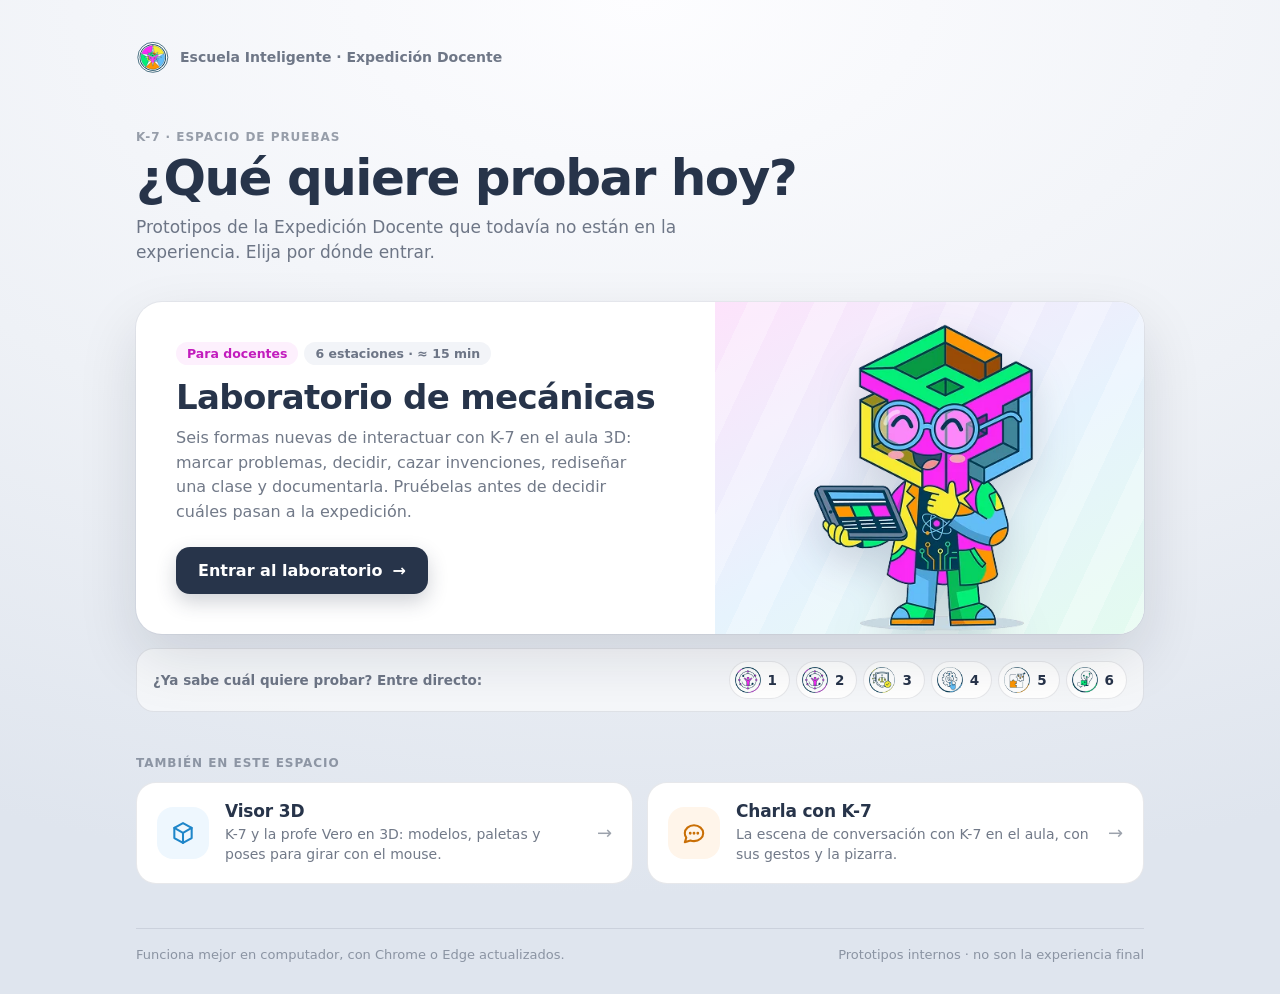
<file: docs/index.html>
<!DOCTYPE html>
<html lang="es">
<head>
<meta charset="utf-8">
<meta name="viewport" content="width=device-width, initial-scale=1">
<title>K-7 · Espacio de pruebas</title>
<meta name="description" content="Prototipos de la Expedición Docente: el laboratorio de mecánicas para docentes, el visor 3D de K-7 y la profe Vero, y la charla con K-7.">
<link rel="icon" href="img/logo-icono.svg" type="image/svg+xml">
<link rel="icon" href="img/favicon-32.png" sizes="32x32">
<link rel="apple-touch-icon" href="img/favicon-180.png">
<!-- Inicio del sitio: elegir a dónde ir. El laboratorio de mecánicas es la
     entrada principal (lo prueban los docentes); el visor 3D y la charla son
     las páginas de siempre de este repo. -->
<style>
  :root{
    --navy:#27344a;
    --suave:rgba(39,52,74,.66);
    --tenue:rgba(39,52,74,.46);
    --linea:rgba(39,52,74,.11);
    --paper:#eef1f6;
    --c1:#fa2af4; --c2:#f8eb32; --c3:#63bdf7; --c4:#f7941d; --c5:#04ef77;
    --c1-f:#c21cbd; --c3-f:#1f86c9;
  }
  *{box-sizing:border-box}
  html,body{margin:0}
  body{
    min-height:100vh;
    font-family:ui-rounded,"Segoe UI Variable Display","Segoe UI",system-ui,sans-serif;
    background:radial-gradient(120% 90% at 50% 0%,#fdfdff 0%,var(--paper) 55%,#dfe5ee 100%);
    color:var(--navy);
    -webkit-font-smoothing:antialiased;
  }
  a{color:inherit}
  .pagina{width:min(1040px,100%);margin:0 auto;padding:clamp(18px,4vw,40px) 16px 32px}

  /* ---------------------------------------------------------- cabecera */
  .marca{display:flex;align-items:center;gap:10px;margin-bottom:clamp(28px,6vw,56px)}
  .marca img{width:34px;height:34px}
  .marca span{font-size:14px;font-weight:700;color:var(--suave)}

  .kicker{margin:0 0 8px;font-size:12px;font-weight:700;letter-spacing:.08em;text-transform:uppercase;color:var(--tenue)}
  h1{margin:0 0 10px;font-size:clamp(32px,5.2vw,50px);font-weight:800;letter-spacing:-.03em;line-height:1.05}
  .intro{margin:0 0 clamp(24px,4vw,36px);max-width:52ch;font-size:17px;line-height:1.5;color:var(--suave)}

  /* --------------------------------------------- tarjeta principal: lab */
  .lab{
    position:relative;display:grid;grid-template-columns:1.35fr 1fr;overflow:hidden;
    background:#fff;border-radius:26px;text-decoration:none;
    box-shadow:0 24px 60px rgba(20,26,38,.12),0 0 0 1px rgba(39,52,74,.05);
    transition:transform .2s,box-shadow .2s;
  }
  .lab:hover{transform:translateY(-3px);box-shadow:0 30px 70px rgba(20,26,38,.16),0 0 0 1px rgba(39,52,74,.06)}
  .lab-txt{padding:clamp(22px,4vw,40px);display:flex;flex-direction:column;align-items:flex-start}
  .etiquetas{display:flex;flex-wrap:wrap;gap:6px;margin-bottom:14px}
  .etiqueta{
    padding:4px 11px;border-radius:999px;font-size:12.5px;font-weight:700;
    background:#fdf0fd;color:var(--c1-f);
  }
  .etiqueta.gris{background:#f2f4f8;color:var(--suave)}
  .lab h2{margin:0 0 10px;font-size:clamp(26px,3.4vw,34px);font-weight:800;letter-spacing:-.02em;line-height:1.1}
  .lab p{margin:0 0 22px;max-width:46ch;font-size:16px;line-height:1.55;color:var(--suave)}
  .boton{
    display:inline-flex;align-items:center;gap:10px;margin-top:auto;
    padding:14px 22px;border-radius:14px;background:var(--navy);color:#fff;
    font-size:16px;font-weight:700;box-shadow:0 8px 20px rgba(39,52,74,.22);
  }
  .boton i{font-style:normal;transition:transform .2s}
  .lab:hover .boton i{transform:translateX(4px)}

  .lab-arte{
    position:relative;display:grid;place-items:end center;min-height:300px;
    background:
      repeating-linear-gradient(115deg,rgba(255,255,255,0) 0 30px,rgba(255,255,255,.28) 30px 60px),
      linear-gradient(150deg,#fde3fb 0%,#e6f3fd 55%,#e3fbef 100%);
  }
  .lab-arte img{width:min(250px,80%);height:auto;margin-bottom:-6px;filter:drop-shadow(0 16px 20px rgba(39,52,74,.18))}

  /* los seis accesos directos, debajo de la tarjeta del laboratorio */
  .directo{
    display:flex;align-items:center;flex-wrap:wrap;gap:10px 14px;
    margin:14px 0 clamp(28px,5vw,44px);padding:12px 16px;border-radius:18px;
    background:rgba(255,255,255,.6);border:1px solid var(--linea);
  }
  .directo > span{font-size:13.5px;font-weight:700;color:var(--suave);margin-right:auto}
  .directo ol{list-style:none;display:flex;flex-wrap:wrap;gap:6px;margin:0;padding:0}
  .directo a{
    display:flex;align-items:center;gap:7px;padding:5px 12px 5px 5px;border-radius:999px;
    background:#fff;border:1px solid var(--linea);text-decoration:none;
    font-size:13.5px;font-weight:700;color:var(--navy);transition:border-color .15s,transform .15s;
  }
  .directo a:hover{border-color:rgba(39,52,74,.3);transform:translateY(-1px)}
  .directo img{width:26px;height:26px}

  /* ------------------------------------------------ las otras dos páginas */
  .otras-tit{margin:0 0 12px;font-size:12px;font-weight:700;letter-spacing:.08em;text-transform:uppercase;color:var(--tenue)}
  .otras{display:grid;grid-template-columns:1fr 1fr;gap:14px}
  .otra{
    display:grid;grid-template-columns:auto 1fr auto;align-items:center;gap:16px;
    padding:18px 20px;border-radius:20px;background:#fff;text-decoration:none;
    border:1px solid var(--linea);transition:border-color .15s,transform .15s,box-shadow .15s;
  }
  .otra:hover{border-color:rgba(39,52,74,.24);transform:translateY(-2px);box-shadow:0 14px 30px rgba(20,26,38,.08)}
  .otra-ico{width:52px;height:52px;border-radius:16px;display:grid;place-items:center}
  .otra-ico svg{width:26px;height:26px}
  .otra:nth-child(1) .otra-ico{background:#eef7fe;color:var(--c3-f)}
  .otra:nth-child(2) .otra-ico{background:#fff5ea;color:#c96f06}
  .otra h3{margin:0 0 3px;font-size:17px;font-weight:800;letter-spacing:-.01em}
  .otra p{margin:0;font-size:14px;line-height:1.45;color:var(--suave)}
  .otra .flecha{font-size:18px;color:var(--tenue);transition:transform .15s,color .15s}
  .otra:hover .flecha{transform:translateX(3px);color:var(--navy)}

  .lab:focus-visible,.otra:focus-visible,.directo a:focus-visible{outline:3px solid var(--navy);outline-offset:3px}

  footer{
    margin-top:clamp(28px,5vw,44px);padding-top:18px;border-top:1px solid var(--linea);
    display:flex;justify-content:space-between;gap:8px 20px;flex-wrap:wrap;
    font-size:13px;color:var(--tenue);
  }
  footer p{margin:0}

  @media (max-width:820px){
    .lab{grid-template-columns:1fr}
    .lab-arte{order:-1;min-height:0;height:190px}
    .lab-arte img{width:auto;height:200px}
    .otras{grid-template-columns:1fr}
  }
  @media (max-width:480px){
    .boton{width:100%;justify-content:center}
    .directo > span{width:100%}
    .otra{grid-template-columns:auto 1fr;padding:16px}
    .otra .flecha{display:none}
  }
  @media (prefers-reduced-motion:reduce){
    *{transition:none !important}
  }
</style>
</head>
<body>
<main class="pagina">

  <div class="marca">
    <img src="img/logo-icono.svg" alt="" width="34" height="34">
    <span>Escuela Inteligente &middot; Expedición Docente</span>
  </div>

  <p class="kicker">K-7 &middot; espacio de pruebas</p>
  <h1>¿Qué quiere probar hoy?</h1>
  <p class="intro">Prototipos de la Expedición Docente que todavía no están en la experiencia. Elija por dónde entrar.</p>

  <a class="lab" href="mecanicas/">
    <div class="lab-txt">
      <div class="etiquetas">
        <span class="etiqueta">Para docentes</span>
        <span class="etiqueta gris">6 estaciones &middot; &asymp; 15 min</span>
      </div>
      <h2>Laboratorio de mecánicas</h2>
      <p>Seis formas nuevas de interactuar con K-7 en el aula 3D: marcar problemas, decidir, cazar invenciones, rediseñar una clase y documentarla. Pruébelas antes de decidir cuáles pasan a la expedición.</p>
      <span class="boton">Entrar al laboratorio <i aria-hidden="true">&rarr;</i></span>
    </div>
    <div class="lab-arte" aria-hidden="true">
      <img src="img/k7-expone.webp" alt="" width="312" height="410">
    </div>
  </a>

  <nav class="directo" aria-label="Entrar directo a una estación del laboratorio">
    <span>¿Ya sabe cuál quiere probar? Entre directo:</span>
    <ol>
      <li><a href="mecanicas/?estacion=1" title="Estación 1 · Marcar problemas"><img src="mecanicas/img/exp1/icon-f1.webp" alt="">1</a></li>
      <li><a href="mecanicas/?estacion=2" title="Estación 2 · Armar el contexto"><img src="mecanicas/img/exp1/icon-f1.webp" alt="">2</a></li>
      <li><a href="mecanicas/?estacion=3" title="Estación 3 · Usar, ajustar o descartar"><img src="mecanicas/img/exp2/icon-f2.webp" alt="">3</a></li>
      <li><a href="mecanicas/?estacion=4" title="Estación 4 · Cazar invenciones"><img src="mecanicas/img/exp3/icon-f3.webp" alt="">4</a></li>
      <li><a href="mecanicas/?estacion=5" title="Estación 5 · Rediseñar la clase"><img src="mecanicas/img/exp4/icon-f4.webp" alt="">5</a></li>
      <li><a href="mecanicas/?estacion=6" title="Estación 6 · Documentar una práctica"><img src="mecanicas/img/exp5/icon-f5.webp" alt="">6</a></li>
    </ol>
  </nav>

  <p class="otras-tit">También en este espacio</p>
  <div class="otras">
    <a class="otra" href="visor.html">
      <span class="otra-ico" aria-hidden="true">
        <svg viewBox="0 0 24 24" fill="none" stroke="currentColor" stroke-width="1.9" stroke-linejoin="round" stroke-linecap="round"><path d="M12 2.8 20 7.3v9.4l-8 4.5-8-4.5V7.3z"/><path d="M4 7.3l8 4.5 8-4.5M12 11.8v9.4"/></svg>
      </span>
      <div>
        <h3>Visor 3D</h3>
        <p>K-7 y la profe Vero en 3D: modelos, paletas y poses para girar con el mouse.</p>
      </div>
      <span class="flecha" aria-hidden="true">&rarr;</span>
    </a>
    <a class="otra" href="charla.html">
      <span class="otra-ico" aria-hidden="true">
        <svg viewBox="0 0 24 24" fill="none" stroke="currentColor" stroke-width="1.9" stroke-linejoin="round" stroke-linecap="round"><path d="M20.5 12.2c0 4.1-3.8 7.3-8.5 7.3-1.2 0-2.3-.2-3.3-.6L3.5 20.5l1.4-4.2A6.8 6.8 0 0 1 3.5 12.2C3.5 8.1 7.3 4.9 12 4.9s8.5 3.2 8.5 7.3z"/><path d="M8.5 12.2h.01M12 12.2h.01M15.5 12.2h.01" stroke-width="2.6"/></svg>
      </span>
      <div>
        <h3>Charla con K-7</h3>
        <p>La escena de conversación con K-7 en el aula, con sus gestos y la pizarra.</p>
      </div>
      <span class="flecha" aria-hidden="true">&rarr;</span>
    </a>
  </div>

  <footer>
    <p>Funciona mejor en computador, con Chrome o Edge actualizados.</p>
    <p>Prototipos internos &middot; no son la experiencia final</p>
  </footer>

</main>
</body>
</html>
</file>
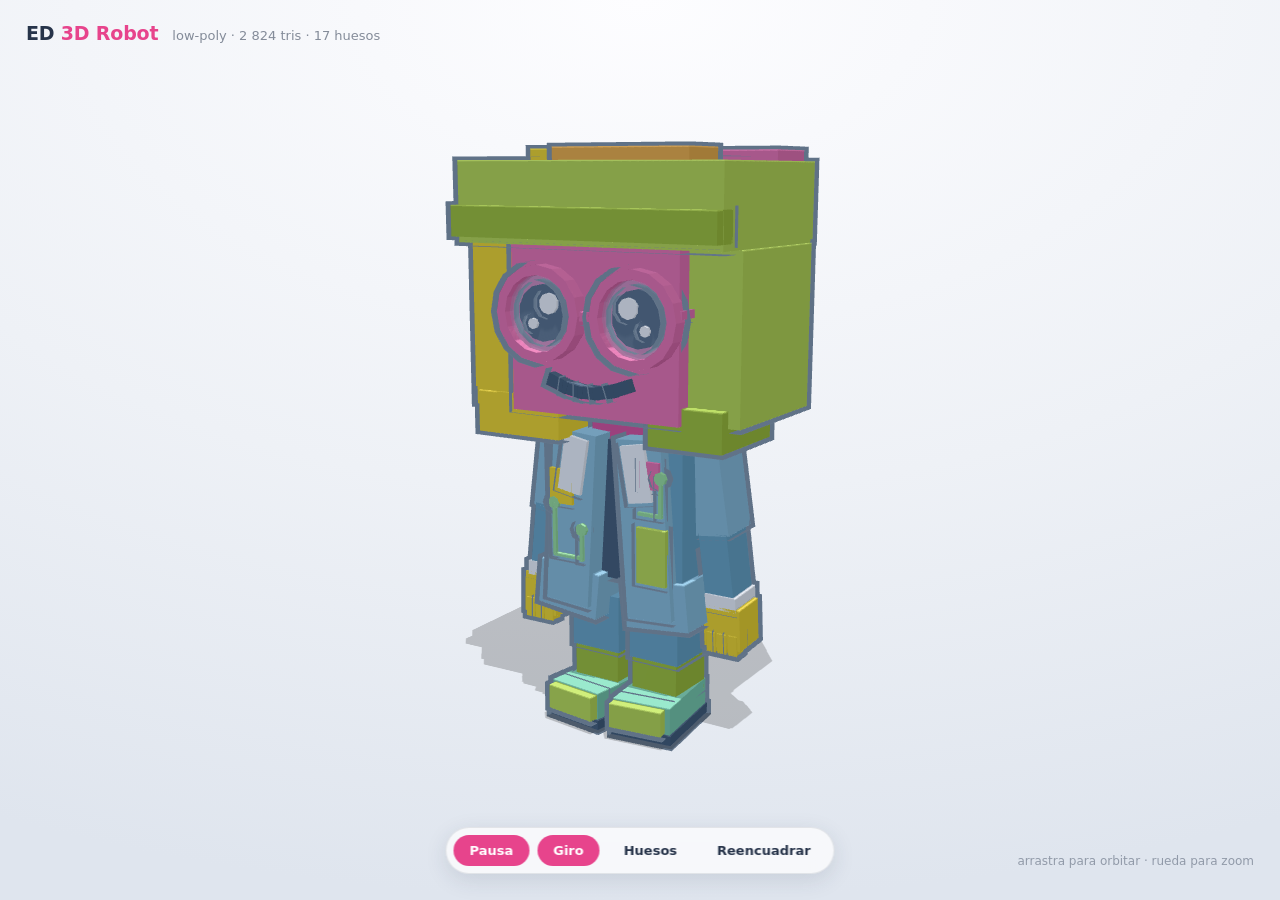
<file: web/index.html>
<!DOCTYPE html>
<html lang="es">
<head>
<meta charset="utf-8">
<meta name="viewport" content="width=device-width, initial-scale=1">
<title>ED 3D Robot</title>
<style>
  :root{
    --magenta:#e7448c; --lime:#96c42e; --yellow:#f6bf1c;
    --teal:#5a98bd;    --navy:#27344a;  --paper:#eef1f6;
  }
  *{box-sizing:border-box}
  html,body{height:100%;margin:0}
  body{
    font-family:ui-sans-serif,system-ui,"Segoe UI",Roboto,sans-serif;
    background:radial-gradient(120% 100% at 50% 0%,#fdfdff 0%,var(--paper) 55%,#dfe5ee 100%);
    color:var(--navy);overflow:hidden;
  }
  #app{position:fixed;inset:0}
  canvas{display:block}

  header{
    position:fixed;top:0;left:0;right:0;padding:22px 26px;
    display:flex;align-items:baseline;gap:14px;flex-wrap:wrap;
    pointer-events:none;z-index:5;
  }
  h1{
    margin:0;font-size:19px;font-weight:700;letter-spacing:-.01em;
  }
  h1 span{color:var(--magenta)}
  .sub{font-size:13px;opacity:.55}

  #panel{
    position:fixed;left:50%;bottom:26px;transform:translateX(-50%);
    display:flex;gap:8px;padding:7px;border-radius:999px;z-index:5;
    background:rgba(255,255,255,.72);backdrop-filter:blur(10px);
    border:1px solid rgba(39,52,74,.10);
    box-shadow:0 6px 22px rgba(39,52,74,.13);
  }
  button{
    font:inherit;font-size:13px;font-weight:600;color:var(--navy);
    padding:8px 16px;border:0;border-radius:999px;background:transparent;
    cursor:pointer;transition:background .15s,color .15s;
  }
  button:hover{background:rgba(39,52,74,.07)}
  button[aria-pressed="true"]{background:var(--magenta);color:#fff}

  #hint{
    position:fixed;right:26px;bottom:32px;font-size:12px;opacity:.42;z-index:5;
  }
  #loader{
    position:fixed;inset:0;display:grid;place-content:center;gap:14px;
    justify-items:center;z-index:10;background:var(--paper);
    transition:opacity .5s;font-size:13px;
  }
  #loader.done{opacity:0;pointer-events:none}
  .bar{width:160px;height:4px;border-radius:2px;background:rgba(39,52,74,.12);overflow:hidden}
  .bar i{display:block;height:100%;width:0;background:var(--magenta);transition:width .2s}
  #err{
    position:fixed;inset:auto 20px 20px 20px;padding:14px 16px;border-radius:10px;
    background:#3b1220;color:#ffd9e4;font:12px/1.5 ui-monospace,monospace;
    white-space:pre-wrap;display:none;z-index:20;
  }

  @media (max-width:560px){
    #hint{display:none}
    header{padding:16px 18px}
  }
</style>
</head>
<body>

<div id="app"></div>

<header>
  <h1>ED <span>3D Robot</span></h1>
  <div class="sub">low-poly &middot; 2 824 tris &middot; 17 huesos</div>
</header>

<div id="panel">
  <button id="btn-play"  aria-pressed="true">Pausa</button>
  <button id="btn-spin"  aria-pressed="true">Giro</button>
  <button id="btn-bones" aria-pressed="false">Huesos</button>
  <button id="btn-reset" aria-pressed="false">Reencuadrar</button>
</div>

<div id="hint">arrastra para orbitar &middot; rueda para zoom</div>

<div id="loader"><div class="bar"><i></i></div><div id="loader-txt">cargando modelo…</div></div>
<pre id="err"></pre>

<script type="importmap">
{
  "imports": {
    "three": "./vendor/three/three.module.js",
    "three/addons/": "./vendor/three/addons/"
  }
}
</script>

<script type="module">
import * as THREE from 'three';
import { GLTFLoader }    from 'three/addons/loaders/GLTFLoader.js';
import { OrbitControls } from 'three/addons/controls/OrbitControls.js';

const errBox = document.getElementById('err');
const fail = (m) => { errBox.style.display = 'block'; errBox.textContent += m + '\n'; };
window.addEventListener('error', e => fail(e.message));

// ------------------------------------------------------------- escena ----
const app = document.getElementById('app');
const scene = new THREE.Scene();

const camera = new THREE.PerspectiveCamera(38, innerWidth / innerHeight, 0.1, 100);
const HOME = new THREE.Vector3(2.4, 1.9, 3.6);
const TARGET = new THREE.Vector3(0, 0.95, 0);
camera.position.copy(HOME);

const renderer = new THREE.WebGLRenderer({ antialias: true, alpha: true });
renderer.setPixelRatio(Math.min(devicePixelRatio, 2));
renderer.setSize(innerWidth, innerHeight);
renderer.outputColorSpace = THREE.SRGBColorSpace;
// Los materiales son colores planos de ilustracion: cualquier tone mapping
// agresivo los lava. Neutral conserva la saturacion del concept.
renderer.toneMapping = THREE.NeutralToneMapping;
renderer.toneMappingExposure = 1.0;
renderer.shadowMap.enabled = true;
renderer.shadowMap.type = THREE.PCFSoftShadowMap;
app.appendChild(renderer.domElement);

const controls = new OrbitControls(camera, renderer.domElement);
controls.target.copy(TARGET);
controls.enableDamping = true;
controls.dampingFactor = 0.07;
controls.minDistance = 1.6;
controls.maxDistance = 12;
controls.maxPolarAngle = Math.PI * 0.52;
controls.autoRotate = true;
controls.autoRotateSpeed = 0.9;

// --------------------------------------------------------------- luces ----
// Replica el esquema de 3 puntos del render de Blender.
scene.add(new THREE.HemisphereLight(0xd8e4f5, 0x9aa6b8, 1.35));

const key = new THREE.DirectionalLight(0xffffff, 2.1);
// Bastante cenital: si la luz baja demasiado, la sombra se alarga y se
// despega del personaje en lugar de anclarlo al suelo.
key.position.set(1.8, 6.2, 2.2);
key.castShadow = true;
key.shadow.mapSize.set(2048, 2048);
key.shadow.radius = 3;
key.shadow.bias = -0.0012;
const s = key.shadow.camera;
s.left = -1.8; s.right = 1.8; s.top = 2.6; s.bottom = -1.8; s.near = 0.5; s.far = 14;
scene.add(key);

const fill = new THREE.DirectionalLight(0xcfe0ff, 0.55);
fill.position.set(-3.5, 1.6, 2.2);
scene.add(fill);

const rim = new THREE.DirectionalLight(0xffffff, 0.45);
rim.position.set(0, 2.4, -4.0);
scene.add(rim);

// --------------------------------------------------------------- suelo ----
const ground = new THREE.Mesh(
  new THREE.CircleGeometry(3.4, 64).rotateX(-Math.PI / 2),
  new THREE.ShadowMaterial({ opacity: 0.20 })
);
ground.receiveShadow = true;
scene.add(ground);

// ------------------------------------------------------------- modelo ----
let mixer = null, action = null, skeletonHelper = null;
const clock = new THREE.Clock();

const loaderEl = document.getElementById('loader');
const barEl = document.querySelector('.bar i');

new GLTFLoader().load(
  'robot_rigged.glb',
  (gltf) => {
    const model = gltf.scene;

    model.traverse((o) => {
      if (!o.isMesh) return;
      o.castShadow = true;
      o.receiveShadow = true;
      // Sin frustum culling: la malla skinned se deforma fuera de su
      // bounding box original y three.js la haria desaparecer al orbitar.
      o.frustumCulled = false;

      const mats = Array.isArray(o.material) ? o.material : [o.material];
      for (const m of mats) {
        // El contorno es una cascara invertida: solo debe verse la silueta.
        if (m.name === 'M_outline') {
          m.side = THREE.FrontSide;
          m.polygonOffset = true;
          m.polygonOffsetFactor = 1;
        }
        if (m.name === 'M_lens') { m.transparent = true; m.opacity = 0.22; }
      }
    });

    scene.add(model);

    if (gltf.animations.length) {
      mixer = new THREE.AnimationMixer(model);
      action = mixer.clipAction(gltf.animations[0]);
      action.play();
    }

    skeletonHelper = new THREE.SkeletonHelper(model);
    skeletonHelper.visible = false;
    skeletonHelper.material.linewidth = 2;
    scene.add(skeletonHelper);

    loaderEl.classList.add('done');
  },
  (e) => {
    if (e.lengthComputable) barEl.style.width = (e.loaded / e.total * 100) + '%';
  },
  (e) => {
    document.getElementById('loader-txt').textContent =
      'no se pudo cargar el modelo — ¿estás sirviendo la carpeta por HTTP?';
    fail('GLTFLoader: ' + e.message);
  }
);

// ------------------------------------------------------------ controles ---
const toggle = (btn, fn) => btn.addEventListener('click', () => {
  const on = btn.getAttribute('aria-pressed') !== 'true';
  btn.setAttribute('aria-pressed', on);
  fn(on, btn);
});

toggle(document.getElementById('btn-play'), (on, b) => {
  b.textContent = on ? 'Pausa' : 'Reanudar';
  if (action) action.paused = !on;
});
toggle(document.getElementById('btn-spin'), (on) => { controls.autoRotate = on; });
toggle(document.getElementById('btn-bones'), (on) => {
  if (skeletonHelper) skeletonHelper.visible = on;
});
document.getElementById('btn-reset').addEventListener('click', () => {
  camera.position.copy(HOME);
  controls.target.copy(TARGET);
  controls.update();
});

addEventListener('resize', () => {
  camera.aspect = innerWidth / innerHeight;
  camera.updateProjectionMatrix();
  renderer.setSize(innerWidth, innerHeight);
});

// ------------------------------------------------------------------ loop --
renderer.setAnimationLoop(() => {
  if (mixer) mixer.update(clock.getDelta());
  controls.update();
  renderer.render(scene, camera);
});
</script>
</body>
</html>
</file>
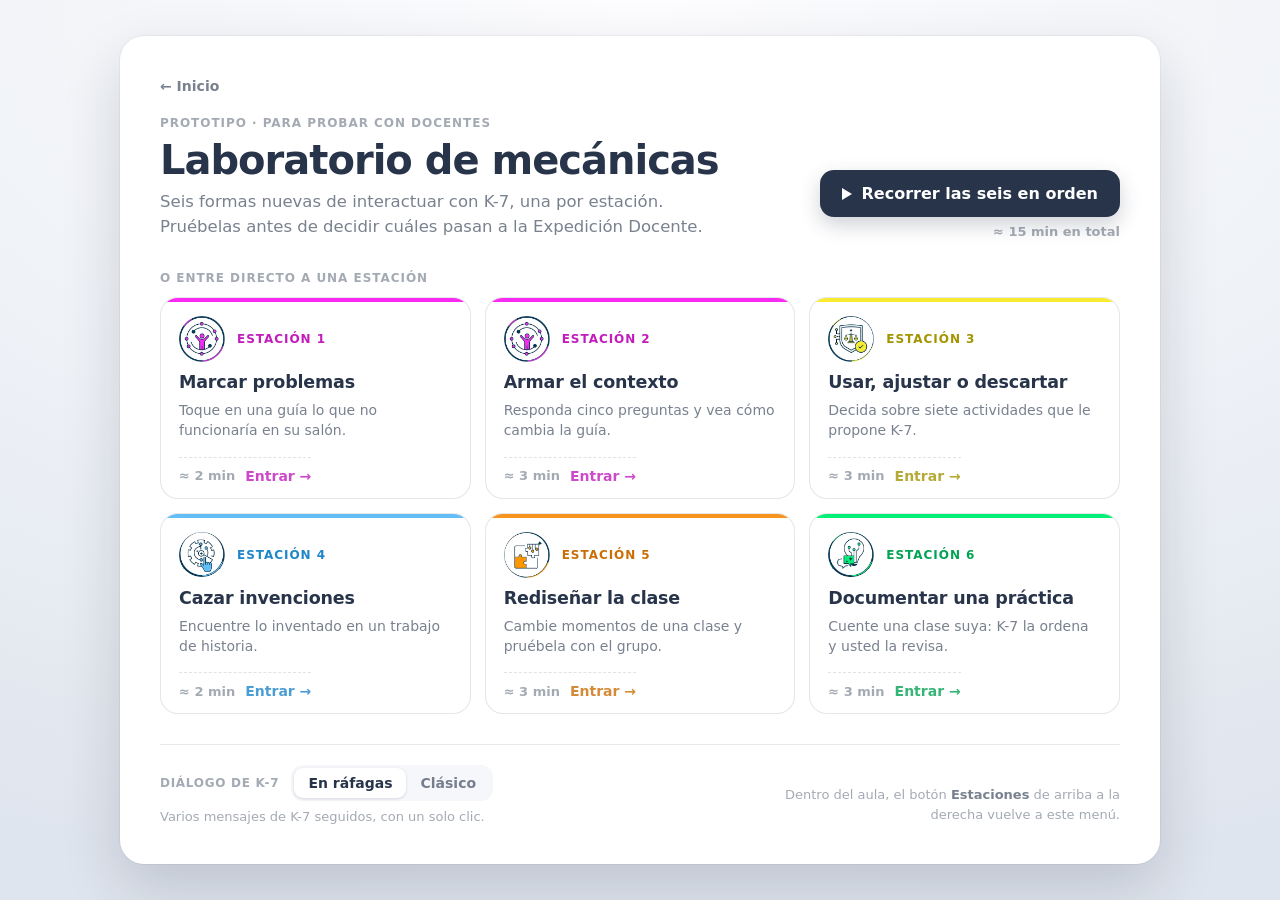
<file: docs/mecanicas/index.html>
<!DOCTYPE html>
<html lang="es">
<head>
<meta charset="utf-8">
<meta name="viewport" content="width=device-width, initial-scale=1">
<title>Laboratorio de mecánicas</title>
<meta name="description" content="Prototipo para docentes: seis formas nuevas de interactuar con K-7 en el aula 3D de la Expedición Docente.">
<link rel="icon" href="img/logo-icono.svg" type="image/svg+xml">
<link rel="icon" href="img/favicon-32.png" sizes="32x32">
<link rel="apple-touch-icon" href="img/favicon-180.png">
<link rel="stylesheet" href="css/escena.css">
<link rel="stylesheet" href="css/pantallas.css">
<link rel="stylesheet" href="css/navegacion.css">
<link rel="stylesheet" href="css/imagenes.css">
<link rel="stylesheet" href="css/laboratorio.css">
</head>
<body>

<div id="app"></div>

<button id="log-btn" aria-expanded="false" title="Ver la conversación anterior">
  <i><b></b><b></b><b></b></i><u></u>
</button>

<div id="log">
  <p id="log-titulo"></p>
  <div id="log-tabs"></div>
  <div id="log-inner">
    <h3>lo que llevamos hablado</h3>
    <div id="log-empty">Todavía no hay mensajes anteriores.</div>
  </div>
</div>

<div id="topbar">
  <button id="menu-link" type="button" title="Ver todas las estaciones">
    <svg viewBox="0 0 16 16" aria-hidden="true"><rect x="1.5" y="1.5" width="5" height="5" rx="1.4"/><rect x="9.5" y="1.5" width="5" height="5" rx="1.4"/><rect x="1.5" y="9.5" width="5" height="5" rx="1.4"/><rect x="9.5" y="9.5" width="5" height="5" rx="1.4"/></svg>
    <span>Estaciones</span>
  </button>
  <img id="topbar-logo" src="img/logo-icono.svg"
       alt="Escuela Inteligente · Expedición Docente" width="268" height="267">
</div>

<!-- Una estación por mecánica. Los íconos son los de la expedición de la que
     sale el contenido de cada estación (la 1 y la 2 salen de la Expedición 1). -->
<div id="timeline">
  <button class="tl-node c1" data-exp="0" type="button" title="Estación 1 · Marcar problemas"><img src="img/exp1/icon-f1.webp" alt=""></button>
  <button class="tl-node c1" data-exp="1" type="button" title="Estación 2 · Armar el contexto"><img src="img/exp1/icon-f1.webp" alt=""></button>
  <button class="tl-node c2" data-exp="2" type="button" title="Estación 3 · Usar, ajustar o descartar"><img src="img/exp2/icon-f2.webp" alt=""></button>
  <button class="tl-node c3" data-exp="3" type="button" title="Estación 4 · Cazar invenciones"><img src="img/exp3/icon-f3.webp" alt=""></button>
  <button class="tl-node c4" data-exp="4" type="button" title="Estación 5 · Rediseñar la clase"><img src="img/exp4/icon-f4.webp" alt=""></button>
  <button class="tl-node c5" data-exp="5" type="button" title="Estación 6 · Documentar una práctica"><img src="img/exp5/icon-f5.webp" alt=""></button>
</div>

<button id="peek-btn" type="button" title="Bajar el mensaje para ver la pizarra">&#9662;</button>

<div id="hud">
  <div id="box-wrap">
    <div id="nametag">K-7</div>
    <div id="box">
      <div id="text"></div>
      <div id="choices"></div>
      <div id="sugerencias"></div>
      <form id="form" autocomplete="off">
        <input id="entry" placeholder="Escriba aquí su respuesta…" maxlength="400">
        <button id="send" type="submit">Enviar</button>
      </form>
      <div id="next"></div>
    </div>
  </div>
</div>

<div id="chapter">
  <div id="chapter-icon"><img id="chapter-icon-img" alt=""></div>
  <h2 id="chapter-numero"></h2>
  <hr id="chapter-rule">
  <h3 id="chapter-subtitulo"></h3>
  <p id="chapter-nota"></p>
  <!-- ficha técnica de la mecánica que se prueba en la estación -->
  <div id="chapter-lab"></div>
  <p id="chapter-cta">Empieza por aquí</p>
  <button id="chapter-btn" type="button" class="next-exp-btn">
    <span class="next-exp-icon"><span class="play-tri"></span></span>
    <span>Clic para continuar</span>
  </button>
</div>

<div id="conclusion">
  <div id="conclusion-stack">
    <div id="conclusion-medallion"><img id="conclusion-insignia" alt="Insignia de la expedición"></div>
    <div id="conclusion-card">
      <div id="conclusion-inner">
        <p id="conclusion-banner">¡Felicitaciones, docente!</p>
        <p id="conclusion-sub">Has finalizado con éxito la</p>
        <div id="conclusion-pill">
          <span id="conclusion-pill-icon"><img id="conclusion-pill-icon-img" alt=""></span>
          <span id="conclusion-pill-texto">
            <b id="conclusion-pill-exp"></b>
            <span id="conclusion-pill-dim"></span>
          </span>
        </div>
        <p id="conclusion-titulo"></p>
      </div>
    </div>
    <div id="conclusion-acciones">
      <button id="conclusion-ver-btn" type="button">Ver conclusiones</button>
      <button id="conclusion-btn" type="button" class="next-exp-btn">
        <span class="next-exp-icon"><img id="conclusion-btn-icon" alt=""></span>
        <span id="conclusion-btn-label"></span>
      </button>
    </div>
  </div>
</div>

<div id="conclusion-lightbox">
  <img id="conclusion-resumen" alt="Resumen de la expedición">
  <button class="cerrar-x" id="conclusion-cerrar" type="button" aria-label="Cerrar el resumen">&#10005;</button>
</div>

<div id="lupa">
  <img id="lupa-img" alt="Imagen ampliada">
  <button class="cerrar-x" id="lupa-cerrar" type="button" aria-label="Cerrar la imagen">&#10005;</button>
</div>

<div id="aviso-peek">
  <img src="img/mano.png" alt="">
  <span>Puede <b>bajar el mensaje</b> con este botón para ver la imagen completa. Y si la toca, la abre en grande.</span>
</div>

<canvas id="chalk"></canvas>
<img id="board-img" alt="">
<img id="insignia-img" alt="">

<div id="confirmar-salto">
  <div id="confirmar-salto-card">
    <p id="confirmar-salto-texto"></p>
    <div id="confirmar-salto-botones">
      <button id="confirmar-salto-cancelar" type="button">Cancelar</button>
      <button id="confirmar-salto-aceptar" type="button">Sí, cambiar</button>
    </div>
  </div>
</div>

<div id="ventana">
  <img id="ventana-img" alt="Imagen compartida">
  <p id="ventana-hint">clic para continuar</p>
</div>

<!-- ============================================ capas del laboratorio === -->

<!-- donde cada mecánica abre su ventana (ver ventana() en js/lab.js) -->
<div id="mec"></div>

<!-- lo que K-7 dice mientras no hay ventana abierta (p. ej. durante la
     prueba con el grupo) -->
<div id="k7-toast" aria-live="polite">
  <span class="k7-toast-cara"><img src="img/k7.webp" alt=""></span>
  <span class="k7-toast-texto"></span>
</div>

<!-- reacciones del grupo sobre los pupitres del aula 3D -->
<div id="pupitres"></div>
<div id="medidor" aria-live="polite">
  <span id="medidor-titulo">Conexión del grupo</span>
  <span id="medidor-barra"><i></i></span>
  <b id="medidor-n">0%</b>
</div>

<!-- menú de estaciones: la entrada al laboratorio, y el mismo menú cuando se
     vuelve a abrir desde la barra de arriba. Las tarjetas las arma lab.js con
     la tarjeta de capítulo de cada estación (guiones/estaciones.js). -->
<div id="bienvenida" role="dialog" aria-modal="true" aria-labelledby="bienvenida-tit">
  <div id="bienvenida-card">
    <div id="bienvenida-barra">
      <a id="bienvenida-inicio" href="../">&larr; Inicio</a>
      <button id="bienvenida-cerrar" type="button" aria-label="Cerrar el menú y volver a la estación">&#10005;</button>
    </div>
    <div id="bienvenida-cab">
      <div>
        <p id="bienvenida-kicker">Prototipo &middot; para probar con docentes</p>
        <h1 id="bienvenida-tit">Laboratorio de mecánicas</h1>
        <p id="bienvenida-intro">Seis formas nuevas de interactuar con K-7, una por estación. Pruébelas antes de decidir cuáles pasan a la Expedición Docente.</p>
      </div>
      <div id="bienvenida-cta">
        <button id="bienvenida-btn" type="button">Recorrer las seis en orden</button>
        <span id="bienvenida-cta-nota">&asymp; 15 min en total</span>
      </div>
    </div>
    <p id="bienvenida-o">O entre directo a una estación</p>
    <ol id="bienvenida-lista"></ol>
    <div id="bienvenida-pie">
      <fieldset id="bienvenida-ritmo">
        <legend>Diálogo de K-7</legend>
        <div class="ritmo-opciones">
          <label><input type="radio" name="ritmo" value="rafagas"><span>En ráfagas</span></label>
          <label><input type="radio" name="ritmo" value="clasico"><span>Clásico</span></label>
        </div>
        <p id="bienvenida-ritmo-ayuda"></p>
      </fieldset>
      <p id="bienvenida-ayuda">Dentro del aula, el botón <b>Estaciones</b> de arriba a la derecha vuelve a este menú.</p>
    </div>
  </div>
</div>

<!-- fin del recorrido -->
<div id="final">
  <div id="final-card">
    <h2>Fin del laboratorio</h2>
    <p>Gracias por recorrerlo. Puede volver a cualquier estación para probarla otra vez.</p>
    <div id="final-acciones">
      <a id="final-inicio" href="../">Volver al inicio</a>
      <button id="final-estaciones" type="button">Ver las estaciones</button>
    </div>
  </div>
</div>

<div id="loader">
  <div class="door door-left"><span class="door-glass"></span><span class="door-handle"></span></div>
  <div class="door door-right"><span class="door-glass"></span><span class="door-handle"></span></div>
  <div id="loader-copy">
    <div class="bar"><i></i></div>
    <div id="loader-txt">encendiendo el laboratorio…</div>
  </div>
</div>
<div id="curtain" class="done">
  <div class="curtain-panel curtain-left"></div>
  <div class="curtain-panel curtain-right"></div>
</div>
<pre id="err"></pre>

<!-- Las dos únicas piezas que cambian respecto de la expedición real: el guion
     (partida.js) y el motor (motor.js, con los nodos nuevos). Todo lo demás
     -escena, elenco, aula, pizarra, navegación, historial- es el código real,
     cargado desde apps/expedicion/js/ sin tocarlo. -->
<script type="importmap">
{
  "imports": {
    "three": "../vendor/three/three.module.js",
    "three/addons/": "../vendor/three/addons/"
  }
}
</script>

<script type="module" src="js/arranque.js"></script>

</body>
</html>
</file>
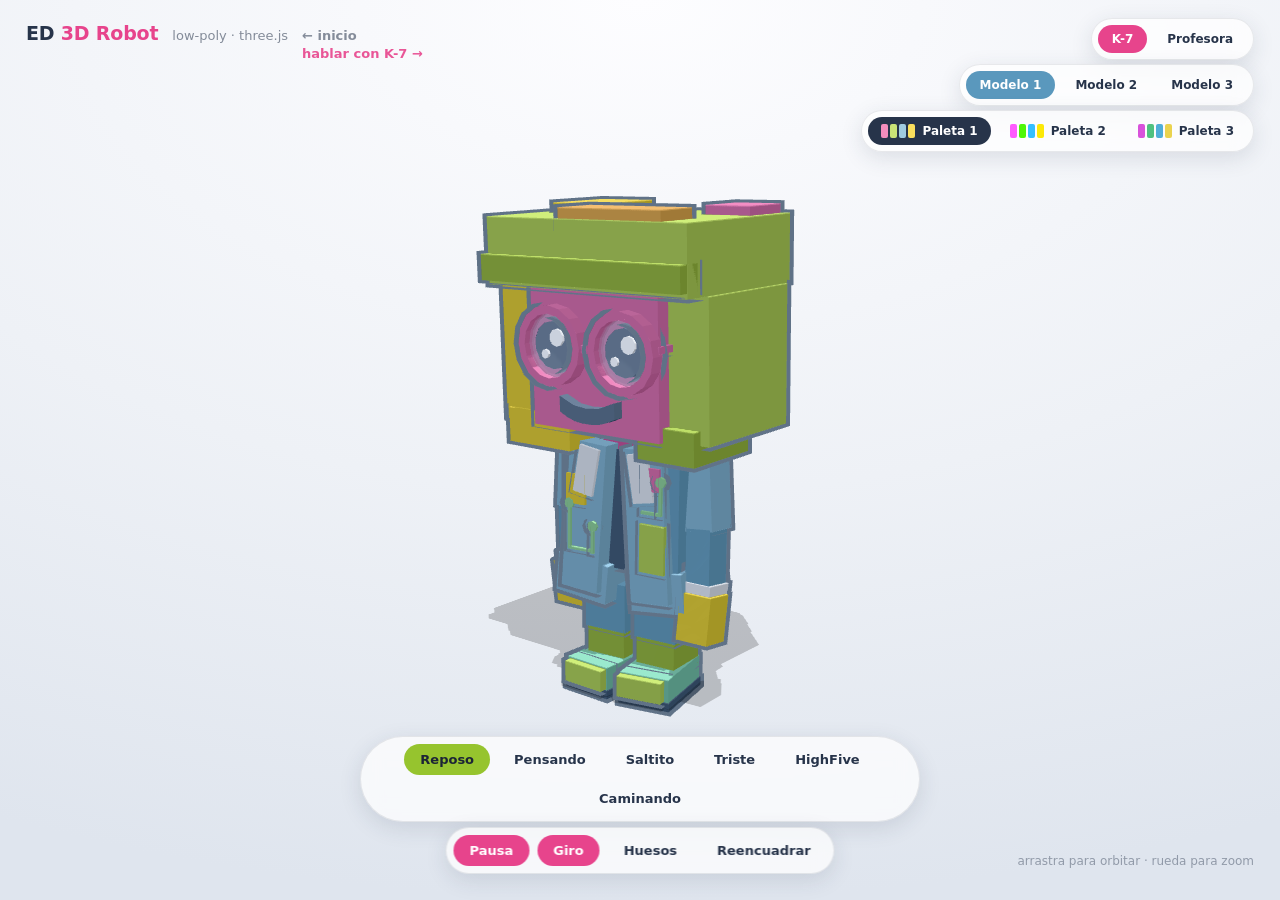
<file: docs/visor.html>
<!DOCTYPE html>
<html lang="es">
<head>
<meta charset="utf-8">
<meta name="viewport" content="width=device-width, initial-scale=1">
<title>ED 3D Robot</title>
<link rel="icon" href="img/logo-icono.svg" type="image/svg+xml">
<style>
  :root{
    --magenta:#e7448c; --lime:#96c42e; --yellow:#f6bf1c;
    --teal:#5a98bd;    --navy:#27344a;  --paper:#eef1f6;
  }
  *{box-sizing:border-box}
  html,body{height:100%;margin:0}
  body{
    font-family:ui-sans-serif,system-ui,"Segoe UI",Roboto,sans-serif;
    background:radial-gradient(120% 100% at 50% 0%,#fdfdff 0%,var(--paper) 55%,#dfe5ee 100%);
    color:var(--navy);overflow:hidden;
  }
  #app{position:fixed;inset:0}
  canvas{display:block}

  header{
    position:fixed;top:0;left:0;right:0;padding:22px 26px;
    display:flex;align-items:baseline;gap:14px;flex-wrap:wrap;
    pointer-events:none;z-index:5;
  }
  h1{
    margin:0;font-size:19px;font-weight:700;letter-spacing:-.01em;
  }
  h1 span{color:var(--magenta)}
  .sub{font-size:13px;opacity:.55}
  #links{display:flex;flex-direction:column;gap:3px}
  #link-charla{
    pointer-events:auto;color:var(--magenta);opacity:.9;
    text-decoration:none;font-weight:600;
  }
  #link-charla:hover{text-decoration:underline}
  #link-inicio{
    pointer-events:auto;color:var(--navy);
    text-decoration:none;font-weight:600;
  }
  #link-inicio:hover{text-decoration:underline;opacity:.9}

  #panel{
    position:fixed;left:50%;bottom:26px;transform:translateX(-50%);
    display:flex;gap:8px;padding:7px;border-radius:999px;z-index:5;
    background:rgba(255,255,255,.72);backdrop-filter:blur(10px);
    border:1px solid rgba(39,52,74,.10);
    box-shadow:0 6px 22px rgba(39,52,74,.13);
  }
  button{
    font:inherit;font-size:13px;font-weight:600;color:var(--navy);
    padding:8px 16px;border:0;border-radius:999px;background:transparent;
    cursor:pointer;transition:background .15s,color .15s;
  }
  button:hover{background:rgba(39,52,74,.07)}
  button[aria-pressed="true"]{background:var(--magenta);color:#fff}

  #personajes{
    position:fixed;top:18px;right:26px;
    display:flex;gap:6px;padding:6px;border-radius:999px;z-index:6;
    background:rgba(255,255,255,.72);backdrop-filter:blur(10px);
    border:1px solid rgba(39,52,74,.10);
    box-shadow:0 6px 22px rgba(39,52,74,.13);
  }
  #personajes button{padding:7px 14px;font-size:12px}
  #personajes button[aria-pressed="true"]{background:var(--magenta);color:#fff}

  #models{
    position:fixed;top:64px;right:26px;
    display:flex;gap:6px;padding:6px;border-radius:999px;z-index:6;
    background:rgba(255,255,255,.72);backdrop-filter:blur(10px);
    border:1px solid rgba(39,52,74,.10);
    box-shadow:0 6px 22px rgba(39,52,74,.13);
  }
  #models button{padding:7px 14px;font-size:12px}
  #models button[aria-pressed="true"]{background:var(--teal)}

  #palettes{
    position:fixed;top:110px;right:26px;
    display:flex;gap:6px;padding:6px;border-radius:999px;z-index:6;
    background:rgba(255,255,255,.72);backdrop-filter:blur(10px);
    border:1px solid rgba(39,52,74,.10);
    box-shadow:0 6px 22px rgba(39,52,74,.13);
  }
  #palettes button{
    display:flex;align-items:center;gap:7px;padding:7px 13px;font-size:12px;
  }
  #palettes button[aria-pressed="true"]{background:var(--navy)}
  /* muestrario: los mismos colores que lleva el modelo */
  .sw{display:flex;gap:2px}
  .sw i{width:7px;height:14px;border-radius:2px;background:var(--c)}

  #anims{
    position:fixed;left:50%;bottom:78px;transform:translateX(-50%);
    display:flex;gap:8px;padding:7px;border-radius:999px;z-index:5;
    flex-wrap:wrap;justify-content:center;max-width:min(92vw,560px);
    background:rgba(255,255,255,.72);backdrop-filter:blur(10px);
    border:1px solid rgba(39,52,74,.10);
    box-shadow:0 6px 22px rgba(39,52,74,.13);
  }
  #anims button[aria-pressed="true"]{background:var(--lime);color:#1c2436}

  #anims-burger{display:none}
  #anims-menu{
    display:flex;flex-direction:column;gap:6px;
    position:fixed;top:64px;right:26px;
    padding:8px;border-radius:16px;z-index:5;min-width:160px;
    background:rgba(255,255,255,.9);backdrop-filter:blur(10px);
    border:1px solid rgba(39,52,74,.10);
    box-shadow:0 6px 22px rgba(39,52,74,.13);
  }
  #anims-menu button{text-align:left;border-radius:10px}
  #anims-menu[hidden]{display:none}
  #anims-menu button[aria-pressed="true"]{background:var(--lime);color:#1c2436}

  #dev{
    position:fixed;top:18px;left:26px;z-index:7;width:230px;
    padding:12px;border-radius:14px;font-size:12px;
    background:rgba(255,255,255,.88);backdrop-filter:blur(10px);
    border:1px solid rgba(39,52,74,.10);
    box-shadow:0 6px 22px rgba(39,52,74,.13);
  }
  #dev[hidden]{display:none}
  #dev h2{margin:0 0 8px;font-size:13px}
  #dev .dev-row{display:flex;gap:6px;align-items:center;margin-bottom:8px;flex-wrap:wrap}
  #dev select{font:inherit;padding:4px 6px;border-radius:8px;border:1px solid rgba(39,52,74,.2);flex:1}
  #dev button{padding:6px 10px;font-size:12px;background:rgba(39,52,74,.07)}
  #dev button[aria-pressed="true"]{background:var(--magenta);color:#fff}
  #dev pre{
    background:rgba(39,52,74,.06);padding:8px;border-radius:8px;
    white-space:pre-wrap;word-break:break-all;margin:0 0 8px;
    font:11px/1.4 ui-monospace,monospace;max-height:160px;overflow:auto;
  }

  #hint{
    position:fixed;right:26px;bottom:32px;font-size:12px;opacity:.42;z-index:5;
  }
  #loader{
    position:fixed;inset:0;display:grid;place-content:center;gap:14px;
    justify-items:center;z-index:10;background:var(--paper);
    transition:opacity .5s;font-size:13px;
  }
  #loader.done{opacity:0;pointer-events:none}
  .bar{width:160px;height:4px;border-radius:2px;background:rgba(39,52,74,.12);overflow:hidden}
  .bar i{display:block;height:100%;width:0;background:var(--magenta);transition:width .2s}
  #err{
    position:fixed;inset:auto 20px 20px 20px;padding:14px 16px;border-radius:10px;
    background:#3b1220;color:#ffd9e4;font:12px/1.5 ui-monospace,monospace;
    white-space:pre-wrap;display:none;z-index:20;
  }

  @media (max-width:560px){
    #hint{display:none}
    header{padding:16px 18px}
    /* en pantallas angostas (~320-340px) "low-poly - three.js" queda justo
       debajo de la hamburguesa de poses (fixed, arriba a la derecha) y se
       le monta encima: es puro adorno, se quita en vez de perseguir el hueco.
       Ojo: los links de #links tambien llevan class="sub" (mismo estilo de
       texto discreto) -por eso el selector va con el hijo directo de header,
       si no tambien los apaga a ellos */
    header > .sub{display:none}
    /* el link de cómic sumó una segunda línea a #links: al ancho de un
       celular ya cabía en la misma fila que "low-poly - three.js" y quedaba
       tapado por la hamburguesa de poses. Se fuerza a su propia fila para
       que quede siempre debajo, nunca al lado. */
    #links{flex-basis:100%}
    /* left+translateX(-50%) para centrar. width:max-content porque, fijo con
       left+bottom+transform a la vez, Chrome encoge el shrink-to-fit por
       debajo del ancho real y parte el texto de los botones en dos lineas.
       max-width+flex-wrap quedan solo de red de seguridad para telefonos
       diminutos: el ancho real ya se resuelve abajo (ver #palettes) sin que
       nadie tenga que envolver a una segunda fila -eso rompía el apilado por
       bottom en px fijos con #models y #panel, que asume una sola fila. */
    #personajes{top:auto;bottom:218px;left:50%;right:auto;transform:translateX(-50%);width:max-content;max-width:94vw;flex-wrap:wrap;justify-content:center}
    #models{top:auto;bottom:174px;left:50%;right:auto;transform:translateX(-50%);width:max-content;max-width:94vw;flex-wrap:wrap;justify-content:center}
    #palettes{top:auto;bottom:130px;left:50%;right:auto;transform:translateX(-50%);width:max-content;max-width:94vw;flex-wrap:wrap;justify-content:center}
    /* en movil los 6 botones de #anims no caben en una fila y quedan
       ilegibles/imposibles de tocar: se reemplazan por una hamburguesa.
       Va arriba, no abajo: ahi ya se amontonan #models/#palettes/#panel y
       una barra mas la dejaba imposible de alcanzar con el pulgar. */
    #anims{display:none}
    #anims-burger{
      display:flex;align-items:center;gap:6px;
      position:fixed;top:18px;right:26px;
      padding:9px 18px;border-radius:999px;z-index:5;
      background:rgba(255,255,255,.72);backdrop-filter:blur(10px);
      border:1px solid rgba(39,52,74,.10);
      box-shadow:0 6px 22px rgba(39,52,74,.13);
    }
  }

  /* "Paleta 1/2/3" completo mide ~354px de ancho -fijo, no depende del
     viewport-, y ya no entra de sobra en los ~360-412px de la mayoría de
     celulares (Android de gama media, iPhone SE/mini). En vez de partirlo en
     dos filas -eso desalineaba el apilado con #models/#panel de arriba-, se
     apaga el texto y queda solo el muestrario de color, igual que ya hacen
     estos mismos botones en charla.html. El nombre sigue disponible por
     title= al mantener pulsado o con lector de pantalla. */
  @media (max-width:420px){
    #palettes .pal-label{display:none}
    #palettes button{padding:7px 10px}
  }
</style>
</head>
<body>

<div id="app"></div>

<header>
  <h1>ED <span>3D Robot</span></h1>
  <div class="sub">low-poly &middot; three.js</div>
  <div id="links">
    <a class="sub" id="link-inicio" href="./">← inicio</a>
    <a class="sub" id="link-charla" href="./charla.html">hablar con K-7 →</a>
  </div>
</header>

<div id="personajes">
  <button data-personaje="k7" aria-pressed="true">K-7</button>
  <button data-personaje="profesora" aria-pressed="false">Profesora</button>
</div>

<div id="models">
  <button data-mesh="Modelo1" aria-pressed="true">Modelo 1</button>
  <button data-mesh="Modelo2" aria-pressed="false">Modelo 2</button>
  <button data-mesh="Modelo3" aria-pressed="false">Modelo 3</button>
</div>

<div id="palettes">
  <button data-pal="uno" aria-pressed="true" title="Paleta 1">
    <span class="sw"><i style="--c:#f48dbd"></i><i style="--c:#cae376"></i><i style="--c:#a0cbdf"></i><i style="--c:#fbe05d"></i></span>
    <span class="pal-label">Paleta 1</span>
  </button>
  <button data-pal="dos" aria-pressed="false" title="Paleta 2">
    <span class="sw"><i style="--c:#ff5bff"></i><i style="--c:#4ef707"></i><i style="--c:#35bfff"></i><i style="--c:#fce907"></i></span>
    <span class="pal-label">Paleta 2</span>
  </button>
  <button data-pal="tres" aria-pressed="false" title="Paleta 3">
    <span class="sw"><i style="--c:#d852db"></i><i style="--c:#4fc180"></i><i style="--c:#50aed8"></i><i style="--c:#ead34e"></i></span>
    <span class="pal-label">Paleta 3</span>
  </button>
</div>

<div id="anims">
  <button data-anim="Idle"        aria-pressed="true">Reposo</button>
  <button data-anim="K7_Pensando" aria-pressed="false">Pensando</button>
  <button data-anim="K7_Saltito"  aria-pressed="false">Saltito</button>
  <button data-anim="K7_Triste"   aria-pressed="false">Triste</button>
  <button data-anim="K7_HighFive" aria-pressed="false">HighFive</button>
  <button data-anim="K7_Caminando" aria-pressed="false">Caminando</button>
</div>

<!-- version movil de #anims: los mismos botones, en menu desplegable -->
<button id="anims-burger" aria-expanded="false" aria-controls="anims-menu">☰ Pose</button>
<div id="anims-menu" hidden>
  <button data-anim="Idle"        aria-pressed="true">Reposo</button>
  <button data-anim="K7_Pensando" aria-pressed="false">Pensando</button>
  <button data-anim="K7_Saltito"  aria-pressed="false">Saltito</button>
  <button data-anim="K7_Triste"   aria-pressed="false">Triste</button>
  <button data-anim="K7_HighFive" aria-pressed="false">HighFive</button>
  <button data-anim="K7_Caminando" aria-pressed="false">Caminando</button>
</div>

<!-- panel de ajuste manual: solo con ?dev=1 en la URL -->
<div id="dev" hidden>
  <h2>Ajuste de hueso</h2>
  <div class="dev-row">
    <select id="dev-bone"></select>
  </div>
  <div class="dev-row">
    <button id="dev-mode-rotate" aria-pressed="true">Rotar</button>
    <button id="dev-mode-translate" aria-pressed="false">Mover</button>
    <button id="dev-reset">Reiniciar</button>
  </div>
  <pre id="dev-readout"></pre>
  <div class="dev-row">
    <button id="dev-copy">Copiar valores</button>
  </div>
</div>

<div id="panel">
  <button id="btn-play"  aria-pressed="true">Pausa</button>
  <button id="btn-spin"  aria-pressed="true">Giro</button>
  <button id="btn-bones" aria-pressed="false">Huesos</button>
  <button id="btn-reset" aria-pressed="false">Reencuadrar</button>
</div>

<div id="hint">arrastra para orbitar &middot; rueda para zoom</div>

<div id="loader"><div class="bar"><i></i></div><div id="loader-txt">cargando modelo…</div></div>
<pre id="err"></pre>

<script type="importmap">
{
  "imports": {
    "three": "./vendor/three/three.module.js",
    "three/addons/": "./vendor/three/addons/"
  }
}
</script>

<script type="module">
import * as THREE from 'three';
import { GLTFLoader }        from 'three/addons/loaders/GLTFLoader.js';
import { OrbitControls }     from 'three/addons/controls/OrbitControls.js';
import { TransformControls } from 'three/addons/controls/TransformControls.js';
import { K7, conectarBotones } from './character/k7.js';
import { Profesora } from './character/profesora.js';

// ?dev=1 activa el panel de ajuste manual de huesos (mover/rotar con gizmo)
const DEV = new URLSearchParams(location.search).get('dev') === '1';

const errBox = document.getElementById('err');
const fail = (m) => { errBox.style.display = 'block'; errBox.textContent += m + '\n'; };
window.addEventListener('error', e => fail(e.message));

const app = document.getElementById('app');
const scene = new THREE.Scene();

const camera = new THREE.PerspectiveCamera(38, innerWidth / innerHeight, 0.1, 100);
// se recalculan al cargar cada modelo, a partir de su bounding box
const HOME = new THREE.Vector3(2.4, 1.9, 3.6);
const TARGET = new THREE.Vector3(0, 0.95, 0);
const VIEW_DIR = new THREE.Vector3(2.4, 0.95, 3.6).normalize();
camera.position.copy(HOME);

const renderer = new THREE.WebGLRenderer({ antialias: true, alpha: true });
renderer.setPixelRatio(Math.min(devicePixelRatio, 2));
renderer.setSize(innerWidth, innerHeight);
renderer.outputColorSpace = THREE.SRGBColorSpace;
renderer.toneMapping = THREE.NeutralToneMapping;
renderer.toneMappingExposure = 1.0;
renderer.shadowMap.enabled = true;
renderer.shadowMap.type = THREE.PCFSoftShadowMap;
app.appendChild(renderer.domElement);

const controls = new OrbitControls(camera, renderer.domElement);
controls.target.copy(TARGET);
controls.enableDamping = true;
controls.dampingFactor = 0.07;
controls.minDistance = 1.6;
controls.maxDistance = 12;
controls.maxPolarAngle = Math.PI * 0.52;
controls.autoRotate = true;
controls.autoRotateSpeed = 0.9;

scene.add(new THREE.HemisphereLight(0xd8e4f5, 0x9aa6b8, 1.35));

const key = new THREE.DirectionalLight(0xffffff, 2.1);
key.position.set(1.8, 6.2, 2.2);
key.castShadow = true;
key.shadow.mapSize.set(2048, 2048);
key.shadow.radius = 3;
key.shadow.bias = -0.0012;
const s = key.shadow.camera;
s.left = -1.8; s.right = 1.8; s.top = 2.6; s.bottom = -1.8; s.near = 0.5; s.far = 14;
scene.add(key);

const fill = new THREE.DirectionalLight(0xcfe0ff, 0.55);
fill.position.set(-3.5, 1.6, 2.2);
scene.add(fill);

const rim = new THREE.DirectionalLight(0xffffff, 0.45);
rim.position.set(0, 2.4, -4.0);
scene.add(rim);

const ground = new THREE.Mesh(
  new THREE.CircleGeometry(3.4, 64).rotateX(-Math.PI / 2),
  new THREE.ShadowMaterial({ opacity: 0.20 })
);
ground.receiveShadow = true;
scene.add(ground);

// K-7: modelos, boca/ojos intercambiables, paletas y las 6 poses viven en
// character/k7.js, compartido con charla.html. Ver character/README.md.
let skeletonHelper = null;
const clock = new THREE.Clock();
let paused = false;
const animBtns = [];

const syncAnimButtons = (name) => {
  for (const b of animBtns) b.setAttribute('aria-pressed', b.dataset.anim === name);
};

const k7 = new K7({
  THREE, GLTFLoader, base: './character',
  onError: fail,
  onAnimCambio: syncAnimButtons,   // tambien cubre el retorno solo a Idle
});

const profesora = new Profesora({
  THREE, GLTFLoader, base: './character',
  onError: fail,
  onAnimCambio: syncAnimButtons,
});

// Botones de pose por personaje: K-7 tiene sus 6, la Profesora sus 5 gestos
// (ver character/profesora.js). #anims/#anims-menu se rellenan de nuevo cada
// vez que se cambia de personaje, en vez de llevar el doble de botones fijos.
const PERSONAJES = {
  k7: {
    instancia: k7,
    anims: [
      ['Idle', 'Reposo'], ['K7_Pensando', 'Pensando'], ['K7_Saltito', 'Saltito'],
      ['K7_Triste', 'Triste'], ['K7_HighFive', 'HighFive'], ['K7_Caminando', 'Caminando'],
    ],
  },
  profesora: {
    instancia: profesora,
    anims: [
      ['Profesora_Idle', 'Reposo'], ['Profesora_Escribiendo', 'Escribiendo'],
      ['Profesora_Eureka', 'Eureka'], ['Profesora_Mirando', 'Mirando'],
      ['Profesora_Caminando', 'Caminando'],
    ],
  },
};
let personajeActivo = 'k7';
const activo = () => PERSONAJES[personajeActivo].instancia;

// ---------------------------------------------------------- modo ?dev=1 ----
// Gizmo para mover/rotar un hueso a mano y leer los numeros resultantes -el
// mismo tipo de panel que ya se uso antes para calibrar la boca a ojo-, esta
// vez para retocar poses del rig sin pasar por Blender.
let transformControls = null;
let devBone = null;
let devBaseline = null;

function setupDevMode() {
  if (!DEV || !k7.model || !skeletonHelper) return;
  document.getElementById('dev').hidden = false;

  // congela en la pose que se va a retocar, en su instante base (frame 0,
  // sin la respiracion del idle superpuesta)
  const target = k7.actions['K7_Pensando'] ? 'K7_Pensando' : 'Idle';
  for (const name in k7.actions) k7.actions[name].setEffectiveWeight(name === target ? 1 : 0);
  k7._activeAction = k7.actions[target];
  if (k7._activeAction) { k7._activeAction.time = 0; k7.mixer.update(0); }
  paused = true;
  k7.aplicarGesto(target);
  syncAnimButtons(target);
  controls.autoRotate = false;
  if (skeletonHelper) skeletonHelper.visible = true;
  btnBones?.setAttribute('aria-pressed', 'true');

  transformControls = new TransformControls(camera, renderer.domElement);
  transformControls.setSpace('local');
  transformControls.addEventListener('dragging-changed', (e) => { controls.enabled = !e.value; });
  transformControls.addEventListener('objectChange', updateDevReadout);
  scene.add(transformControls.getHelper());

  const boneSelect = document.getElementById('dev-bone');
  const bones = skeletonHelper.bones.slice().sort((a, b) => a.name.localeCompare(b.name));
  for (const b of bones) {
    const opt = document.createElement('option');
    opt.value = b.name;
    opt.textContent = b.name;
    boneSelect.appendChild(opt);
  }
  const startBone = bones.find((b) => b.name === 'upperarm_R') ? 'upperarm_R' : bones[0]?.name;
  boneSelect.value = startBone;
  selectDevBone(startBone);
  boneSelect.addEventListener('change', () => selectDevBone(boneSelect.value));

  document.getElementById('dev-mode-rotate').addEventListener('click', () => setDevGizmoMode('rotate'));
  document.getElementById('dev-mode-translate').addEventListener('click', () => setDevGizmoMode('translate'));
  document.getElementById('dev-copy').addEventListener('click', copyDevValues);
  document.getElementById('dev-reset').addEventListener('click', () => {
    if (!devBone || !devBaseline) return;
    devBone.quaternion.copy(devBaseline.quaternion);
    devBone.position.copy(devBaseline.position);
    updateDevReadout();
  });
}

function selectDevBone(name) {
  devBone = skeletonHelper.bones.find((b) => b.name === name);
  if (!devBone) return;
  devBaseline = { quaternion: devBone.quaternion.clone(), position: devBone.position.clone() };
  transformControls.attach(devBone);
  updateDevReadout();
}

function setDevGizmoMode(mode) {
  transformControls.setMode(mode);
  document.getElementById('dev-mode-rotate').setAttribute('aria-pressed', String(mode === 'rotate'));
  document.getElementById('dev-mode-translate').setAttribute('aria-pressed', String(mode === 'translate'));
}

function updateDevReadout() {
  if (!devBone) return;
  const q = devBone.quaternion;
  const e = new THREE.Euler().setFromQuaternion(q, 'XYZ');
  const toDeg = (r) => (r * 180 / Math.PI).toFixed(1);
  document.getElementById('dev-readout').textContent =
    `hueso: ${devBone.name}\n` +
    `quat (w,x,y,z):\n  ${q.w.toFixed(4)}, ${q.x.toFixed(4)}, ${q.y.toFixed(4)}, ${q.z.toFixed(4)}\n` +
    `euler XYZ (grados):\n  ${toDeg(e.x)}, ${toDeg(e.y)}, ${toDeg(e.z)}\n` +
    `posicion local:\n  ${devBone.position.x.toFixed(4)}, ${devBone.position.y.toFixed(4)}, ${devBone.position.z.toFixed(4)}`;
}

function copyDevValues() {
  if (!devBone) return;
  const q = devBone.quaternion;
  const p = devBone.position;
  const text = JSON.stringify({
    bone: devBone.name,
    quaternion_wxyz: [q.w, q.x, q.y, q.z],
    position: [p.x, p.y, p.z],
  }, null, 2);
  const btn = document.getElementById('dev-copy');
  const old = btn.textContent;
  navigator.clipboard?.writeText(text)
    .then(() => { btn.textContent = 'Copiado!'; setTimeout(() => { btn.textContent = old; }, 1200); })
    .catch(() => { btn.textContent = 'No se pudo copiar'; setTimeout(() => { btn.textContent = old; }, 1200); });
}

const loaderEl = document.getElementById('loader');
const loaderTxt = document.getElementById('loader-txt');
const barEl = document.querySelector('.bar i');
const btnPlay  = document.getElementById('btn-play');
const btnBones = document.getElementById('btn-bones');
const modelBtns = [...document.querySelectorAll('#models button')];

function showMesh(name) {
  k7.mostrarModelo(name);
  for (const b of modelBtns) b.setAttribute('aria-pressed', b.dataset.mesh === name);
}

// Las tres paletas valen para los tres modelos: cada material tiene un rol y
// cada paleta da un color por rol (ver character/paleta.js). La Profesora se
// suma solo con la cara: sus ojos y su boca comparten los materiales de K-7,
// asi que los dos los tienen del mismo color en las tres paletas.
conectarBotones('#palettes button', (id) => {
  k7.aplicarPaletaPersonaje(id);
  profesora.aplicarPaletaCara(id);
});

// deja la camara a una distancia proporcional al tamano del modelo
function frame(obj) {
  const box = new THREE.Box3().setFromObject(obj);
  box.getCenter(TARGET);
  const size = box.getSize(new THREE.Vector3());
  const radius = Math.max(size.x, size.y, size.z) * 0.5;
  const dist = radius / Math.sin(THREE.MathUtils.degToRad(camera.fov * 0.5)) * 1.7;

  HOME.copy(VIEW_DIR).multiplyScalar(dist).add(TARGET);
  controls.minDistance = dist * 0.35;
  controls.maxDistance = dist * 3;
  resetView();
}

function resetView() {
  camera.position.copy(HOME);
  controls.target.copy(TARGET);
  controls.update();
}

const modelsEl = document.getElementById('models');
const animsEl = document.getElementById('anims');
const animMenuEl = document.getElementById('anims-menu');
const animBurger = document.getElementById('anims-burger');

// #anims/#anims-menu se reconstruyen con los botones del personaje activo
// (ver PERSONAJES mas arriba) en vez de llevar el doble fijo en el HTML.
function renderAnimButtons(id) {
  const html = PERSONAJES[id].anims
    .map(([anim, label], i) => `<button data-anim="${anim}" aria-pressed="${i === 0}">${label}</button>`)
    .join('');
  animsEl.innerHTML = html;
  animMenuEl.innerHTML = html;
  animBtns.length = 0;
  animBtns.push(...document.querySelectorAll('#anims button, #anims-menu button'));
  for (const b of animBtns) b.addEventListener('click', () => {
    activo().reproducir(b.dataset.anim);
    animMenuEl.hidden = true;
    animBurger.setAttribute('aria-expanded', 'false');
  });
}

// K-7 tiene 3 modelos propios y la Profesora uno solo, así que ese panel se
// apaga mientras ella esté activa. El de paletas se queda: aunque su ropa no
// cambie, sus ojos y su boca sí siguen la paleta (ver aplicarPaletaCara).
function mostrarPersonaje(id) {
  if (!PERSONAJES[id].instancia.model) return;
  personajeActivo = id;
  k7.model.visible = (id === 'k7');
  profesora.model.visible = (id === 'profesora');
  if (skeletonHelper) skeletonHelper.visible = (id === 'k7') && btnBones.getAttribute('aria-pressed') === 'true';
  modelsEl.style.display = id === 'k7' ? '' : 'none';
  for (const b of personajeBtns) b.setAttribute('aria-pressed', String(b.dataset.personaje === id));
  renderAnimButtons(id);
  frame(activo().model);
}

const personajeBtns = [...document.querySelectorAll('#personajes button')];
for (const b of personajeBtns) b.addEventListener('click', () => mostrarPersonaje(b.dataset.personaje));

await Promise.all([
  k7.cargar({ onProgress: (frac) => { barEl.style.width = (frac * 45) + '%'; } }),
  profesora.cargar({ onProgress: (frac) => { barEl.style.width = (45 + frac * 45) + '%'; } }),
]);

if (!k7.model || !profesora.model) {
  loaderTxt.textContent = 'no se pudo cargar el modelo — ¿estás sirviendo la carpeta por HTTP?';
} else {
  k7.agregarA(scene);
  profesora.agregarA(scene);
  profesora.model.visible = false;
  profesora.aplicarPaletaCara(k7.paleta);   // arranca con la misma que K-7

  skeletonHelper = new THREE.SkeletonHelper(k7.model);
  skeletonHelper.visible = false;
  skeletonHelper.material.linewidth = 2;
  scene.add(skeletonHelper);

  // encuadra con las tres mallas de K-7 visibles: comparten proporciones,
  // asi que el encuadre vale para todas y no hay que recolocar la camara al
  // cambiar de modelo
  frame(k7.model);
  showMesh(k7.modelo);
  renderAnimButtons('k7');
  setupDevMode();
}

loaderEl.classList.add('done');

for (const b of modelBtns) b.addEventListener('click', () => showMesh(b.dataset.mesh));

animBurger.addEventListener('click', () => {
  const abrir = animMenuEl.hidden;
  animMenuEl.hidden = !abrir;
  animBurger.setAttribute('aria-expanded', String(abrir));
});

const toggle = (btn, fn) => btn.addEventListener('click', () => {
  const on = btn.getAttribute('aria-pressed') !== 'true';
  btn.setAttribute('aria-pressed', on);
  fn(on, btn);
});

toggle(btnPlay, (on, b) => {
  b.textContent = on ? 'Pausa' : 'Reanudar';
  paused = !on;
});
toggle(document.getElementById('btn-spin'), (on) => { controls.autoRotate = on; });
toggle(btnBones, (on) => {
  // el esqueleto es el de K-7 (la Profesora no tiene helper propio): solo
  // se ve si ademas es el personaje activo
  if (skeletonHelper) skeletonHelper.visible = on && personajeActivo === 'k7';
});
document.getElementById('btn-reset').addEventListener('click', resetView);

addEventListener('resize', () => {
  camera.aspect = innerWidth / innerHeight;
  camera.updateProjectionMatrix();
  renderer.setSize(innerWidth, innerHeight);
});

renderer.setAnimationLoop(() => {
  const dt = clock.getDelta();
  if (!paused) activo().actualizar(dt);
  controls.update();
  renderer.render(scene, camera);
});
</script>
</body>
</html>
</file>
<file: docs/mecanicas/css/escena.css>
/* Expedición Docente · Base de la página, HUD y caja de diálogo. */
:root{
  --ink:#5c4a3a;            /* texto de la caja, marrón cálido */
  --ink-soft:#9a8977;
  --paper:#fdf7e3;          /* crema de la caja */
  --paper-2:#f4ead0;
  --tag:#e8963c;            /* naranja de la etiqueta */
  --hl:#e7448c;             /* resalte magenta */
  --hl2:#7bb03a;            /* resalte verde */
  --navy:#27344a;           /* tinta del visor */
  --paper-bg:#eef1f6;       /* fondo claro del visor */
  --blue:#50aed8;           /* azul de la paleta de K-7 (paleta 3) */
  /* mismo marco a rayas que la presentación de personajes en apps/web
     (ver .frame/.frame__inner en styles.css): lo reusa #conclusion-card */
  --stripes:repeating-linear-gradient(115deg,
             rgba(255,255,255,0) 0 30px,
             rgba(255,255,255,.20) 30px 60px);
}
*{box-sizing:border-box}
html,body{height:100%;margin:0}
body{
  font-family:ui-rounded,"Segoe UI Variable Display","Segoe UI",system-ui,sans-serif;
  background:radial-gradient(120% 100% at 50% 0%,#fdfdff 0%,var(--paper-bg) 55%,#dfe5ee 100%);
  color:var(--navy);overflow:hidden;
  -webkit-font-smoothing:antialiased;
}
#app{position:fixed;inset:0}
canvas{display:block}

/* ------------------------------------------------------------------ HUD */
#hud{
  position:fixed;inset:auto 0 0 0;z-index:5;
  display:flex;justify-content:center;
  padding:0 clamp(12px,4vw,40px) clamp(16px,4vh,44px);
  pointer-events:none;
}
#box-wrap{
  width:min(860px,100%);position:relative;pointer-events:auto;
  transition:transform .3s ease;
}
/* el mensaje entero -etiqueta incluida, que si no se queda tapando la
   imagen- baja fuera de la vista; el botoncito vive fuera de box-wrap,
   así que no se mueve con él y sigue a mano para volver a subirlo */
#box-wrap.peek{transform:translateY(160%)}

#nametag{
  position:relative;left:clamp(6px,2vw,26px);bottom:-10px;
  display:inline-block;padding:7px 26px;border-radius:999px;
  background:var(--tag);color:#fff;font-weight:800;font-size:clamp(14px,2vw,18px);
  letter-spacing:.01em;box-shadow:0 3px 0 rgba(0,0,0,.18);
  border:3px solid rgba(255,255,255,.85);
}
#nametag.hidden{visibility:hidden}
/* la profe Vero tiene su propio color de etiqueta, ademas de su modelo 3D */
#nametag.vero{background:var(--hl)}

/* botón para bajar el mensaje un momento y ver la pizarra completa: fijo
   abajo a la derecha, fuera de box-wrap para no bajar junto con él */
#peek-btn{
  display:none;position:fixed;right:clamp(16px,4vw,40px);bottom:clamp(16px,4vh,40px);
  z-index:6;width:60px;height:60px;border-radius:999px;pointer-events:auto;
  background:var(--blue);color:#fff;border:3px solid rgba(255,255,255,.85);
  box-shadow:0 4px 0 rgba(0,0,0,.18);font-size:26px;line-height:1;cursor:pointer;
  align-items:center;justify-content:center;
}
#peek-btn.on{display:flex}

#box{
  position:relative;border-radius:34px;padding:clamp(20px,3vw,30px) clamp(22px,3.5vw,38px);
  background:linear-gradient(180deg,var(--paper) 0%,var(--paper-2) 100%);
  border:3px solid rgba(255,255,255,.9);
  box-shadow:0 14px 40px rgba(0,0,0,.45);
  color:var(--ink);
}
/* en pantallas bajas (celular en horizontal, iPhone SE/8...) un texto largo
   -mas una pregunta con 3 opciones- puede crecer mas que el hueco libre
   entre #topbar (arriba, fixed) y el borde inferior: sin tope, la caja
   sigue subiendo y termina tapada detras de #topbar, con el texto
   ilegible. Por altura de viewport, no de ancho: pasa igual en un celular
   angosto en vertical (alto de sobra) que en uno ancho en horizontal. */
@media (max-height:650px){
  /* overflow-x:hidden explicito: si solo se fija overflow-y, la regla del
     spec que convierte el otro eje en "auto" hace aparecer una barra
     horizontal aunque nada se pase de ancho (basta 1px de redondeo) */
  #box{max-height:78vh;overflow-y:auto;overflow-x:hidden}
}
#text{
  font-size:clamp(17px,2.35vw,25px);line-height:1.5;font-weight:600;
  min-height:calc(3 * 1.5em);white-space:pre-wrap;
}
#text b{color:var(--hl)}
#text i{font-style:normal;color:var(--hl2)}
.caret{
  display:inline-block;width:.55em;height:1.05em;vertical-align:-.15em;
  background:var(--ink);opacity:.35;animation:blink .9s steps(1,end) infinite;
}
/* K-7/Vero "pensando": tres puntos que aparecen uno a uno, se sostienen
   juntos un momento y desaparecen juntos, antes de volver a empezar. Cada
   punto tiene su propio @keyframes (en vez de solo animation-delay) para
   que las tres ventanas de "desaparecer" queden alineadas al mismo tiempo. */
.thinking{ display:inline-flex; gap:7px; align-items:center; height:1.05em; }
.thinking span{
  width:9px;height:9px;border-radius:50%;
  background:var(--ink);opacity:0;
}
.thinking span:nth-child(1){ animation:thinkDot1 2.2s ease-in-out infinite; }
.thinking span:nth-child(2){ animation:thinkDot2 2.2s ease-in-out infinite; }
.thinking span:nth-child(3){ animation:thinkDot3 2.2s ease-in-out infinite; }
@keyframes thinkDot1{ 0%,100%{opacity:0} 8%,78%{opacity:1} 88%{opacity:0} }
@keyframes thinkDot2{ 0%,28%,100%{opacity:0} 38%,78%{opacity:1} 88%{opacity:0} }
@keyframes thinkDot3{ 0%,48%,100%{opacity:0} 58%,78%{opacity:1} 88%{opacity:0} }
@keyframes blink{50%{opacity:0}}

#next{
  position:absolute;left:50%;bottom:10px;transform:translateX(-50%);
  width:0;height:0;border-left:11px solid transparent;border-right:11px solid transparent;
  border-top:12px solid var(--tag);opacity:0;transition:opacity .2s;
  animation:bob 1s ease-in-out infinite;
}
#next.on{opacity:1}
@keyframes bob{0%,100%{transform:translate(-50%,0)}50%{transform:translate(-50%,5px)}}

/* --------------------------------------------------------------- opciones */
#choices{display:none;flex-direction:column;gap:9px;margin-top:18px}
#choices.on{display:flex}
.choice{
  text-align:left;font:inherit;font-size:clamp(14px,1.7vw,18px);font-weight:650;
  color:var(--ink);background:#fffdf4;border:2px solid rgba(92,74,58,.16);
  border-radius:18px;padding:12px 18px;cursor:pointer;
  transition:transform .12s,border-color .12s,background .12s;
}
.choice:hover{transform:translateX(6px);border-color:var(--tag);background:#fff}
.choice::before{content:"▸ ";color:var(--tag)}

/* ----------------------------------------------------------------- input */
#form{display:none;gap:10px;margin-top:18px}
#form.on{display:flex}
#entry{
  flex:1;font:inherit;font-size:clamp(15px,1.8vw,19px);font-weight:600;color:var(--ink);
  background:#fffdf4;border:2px solid rgba(92,74,58,.16);border-radius:18px;
  padding:12px 18px;outline:none;
}
#entry:focus{border-color:var(--tag)}
#send{
  font:inherit;font-size:clamp(14px,1.7vw,18px);font-weight:800;color:#fff;
  background:var(--tag);border:0;border-radius:18px;padding:12px 26px;cursor:pointer;
}
#send:hover{filter:brightness(1.06)}

@media (max-width:560px){
  #text{min-height:calc(4 * 1.5em)}
}
</file>
<file: docs/mecanicas/css/pantallas.css>
/* Expedición Docente · Tarjetas a pantalla completa (capítulo, conclusión, confirmación),
   puertas, telón y caja de errores. */
/* ------------------------------------------------------------- capítulos */
/* Tarjeta de inicio de cada expedición: ícono circular propio de la
   expedición (icon-f1/f2/f3.webp, ya usados en la línea de tiempo y en el
   botón de "siguiente expedición" del cierre), número, línea divisoria,
   título/nota y un botón específico "Clic para continuar" -reutiliza
   .next-exp-btn y su esquema de color c1/c2/c3, uno por expedición. */
#chapter{
  position:fixed;inset:0;z-index:8;display:none;
  place-content:center;justify-items:center;text-align:center;
  background:rgba(238,241,246,.94);backdrop-filter:blur(6px);padding:30px;
}
#chapter.on{display:grid}
#chapter-icon{
  width:clamp(110px,16vw,160px);aspect-ratio:1/1;margin-bottom:16px;
}
#chapter-icon img{width:100%;height:100%;object-fit:contain}
#chapter h2{
  margin:0 0 18px;font-size:clamp(24px,4vw,34px);font-weight:800;letter-spacing:-.02em;
  color:var(--navy);
}
#chapter-rule{
  width:min(320px,60vw);border:0;border-top:1px solid rgba(39,52,74,.16);margin:0 0 18px;
}
#chapter h3{
  margin:0 0 10px;max-width:26ch;font-size:clamp(20px,3.4vw,28px);font-weight:800;
  letter-spacing:-.01em;color:var(--navy);
}
#chapter-nota{
  margin:0 0 20px;max-width:44ch;font-size:clamp(14px,2vw,18px);line-height:1.6;
  color:rgba(39,52,74,.62);font-weight:500;
}
#chapter-cta{
  margin:0 0 4px;font-size:14px;font-weight:800;color:var(--navy);
}
#chapter-btn{margin-top:14px}

/* -------------------------------------------- confirmación de salto --- */
/* Modal simple, por encima de todo (incluida la tarjeta de capítulo y las
   puertas/cortinas): un salto manual por la línea de tiempo siempre pide
   confirmación, porque reinicia esa expedición desde cero y deja a medias
   la que estaba en curso. Ver confirmarSalto() en el JS. */
#confirmar-salto{
  position:fixed;inset:0;z-index:16;display:none;
  place-content:center;padding:24px;
  background:rgba(20,26,38,.55);
}
#confirmar-salto.on{display:grid}
#confirmar-salto-card{
  max-width:min(420px,90vw);background:#fff;border-radius:20px;
  padding:26px 28px;box-shadow:0 20px 50px rgba(0,0,0,.35);text-align:center;
}
#confirmar-salto-texto{
  margin:0 0 20px;font-size:15px;line-height:1.55;color:var(--navy);
}
#confirmar-salto-texto b{color:var(--tag)}
#confirmar-salto-botones{display:flex;gap:12px;justify-content:center}
#confirmar-salto-botones button{
  font:inherit;font-weight:700;border-radius:14px;padding:11px 18px;cursor:pointer;
  border:2px solid rgba(39,52,74,.14);background:#fff;color:var(--navy);
  transition:transform .12s,border-color .12s;
}
#confirmar-salto-botones button:hover{transform:translateY(-1px)}
#confirmar-salto-aceptar{
  background:var(--tag);border-color:var(--tag);color:#fff;
}

/* ------------------------------------------------------- fin de expedición */
/* Aparece con las puertas (o cortinas) del aula ya cerradas (ver #loader
   más abajo): ellas hacen de fondo, esta tarjeta flota encima. Rediseñada
   para que se vea limpia -antes era un bloque con el resumen incrustado a
   la izquierda, que la ensuciaba; ahora el resumen se ve aparte, con el
   botón "Ver conclusiones" (ver #conclusion-lightbox). */
#conclusion{
  position:fixed;inset:0;z-index:12;display:none;
  place-content:center;justify-items:center;padding:24px;
}
#conclusion.on{display:grid}
#conclusion-stack{
  width:min(600px,94vw);display:flex;flex-direction:column;align-items:center;
  animation:conclusionIn .5s cubic-bezier(.2,1.4,.4,1) both;
}
@keyframes conclusionIn{ from{opacity:0;transform:scale(.85) translateY(10px)} to{opacity:1;transform:none} }
/* medallón con la insignia, apoyado sobre el marco (que sube por debajo
   con un margen negativo, en vez de superponer con position) */
#conclusion-medallion{
  position:relative;z-index:2;width:190px;height:190px;border-radius:50%;
  background:#fff;box-shadow:0 12px 30px rgba(39,52,74,.3);
  display:grid;place-content:center;padding:18px;margin-bottom:-70px;
}
#conclusion-insignia{ width:100%;height:100%;object-fit:contain; }
/* marco exterior a rayas: el mismo recurso que la presentación de
   personajes en apps/web (.frame + .frame__inner en styles.css) — franjas
   diagonales sobre azul, con un borde grueso oscuro por dentro. */
#conclusion-card{
  position:relative;z-index:1;width:100%;box-sizing:border-box;
  padding:20px 18px 32px;border-radius:36px;
  background-color:var(--blue);background-image:var(--stripes);
  box-shadow:0 22px 55px rgba(39,52,74,.35);
}
#conclusion-inner{
  border:6px solid var(--navy);border-radius:26px;background:#f4f4f4;
  padding:88px 32px 32px;text-align:center;
}
#conclusion-banner{
  display:inline-block;margin:0 0 12px;background:var(--hl);color:#fff;
  font-weight:800;font-size:clamp(19px,3vw,25px);
  padding:9px 24px;border-radius:12px;
}
#conclusion-sub{ margin:0 0 20px;font-size:clamp(15px,2vw,18px);font-weight:600;color:var(--navy); }
#conclusion-pill{
  display:inline-flex;align-items:center;gap:18px;text-align:left;
  max-width:100%;background:#fff;border:1px solid rgba(39,52,74,.12);
  border-radius:22px;padding:14px 28px 14px 14px;margin:0 0 20px;
  box-shadow:0 3px 10px rgba(39,52,74,.1);
}
#conclusion-pill-icon{
  flex:none;width:72px;height:72px;border-radius:50%;background:#fff;
  border:2px solid var(--navy);display:grid;place-content:center;
  box-shadow:0 1px 4px rgba(39,52,74,.15);
}
#conclusion-pill-icon img{ width:62px;height:62px;object-fit:contain; }
#conclusion-pill-exp{
  display:inline-block;font-size:13.5px;font-weight:800;text-transform:uppercase;
  letter-spacing:.04em;padding:5px 13px;border-radius:999px;margin-bottom:6px;
  background:var(--hl);color:#fff;   /* color por defecto; cN lo sobreescribe */
}
#conclusion-pill-exp.c1{ background:#fa2af4;color:#5c0a58; }
#conclusion-pill-exp.c2{ background:#f8eb32;color:#5c5300; }
#conclusion-pill-exp.c3{ background:#63bdf7;color:#0d4863; }
#conclusion-pill-exp.c4{ background:#f7941d;color:#6b3900; }
#conclusion-pill-exp.c5{ background:#04ef77;color:#0a5c37; }
#conclusion-pill-dim{ display:block;font-size:clamp(15px,2.1vw,18px);font-weight:700;color:var(--navy); }
#conclusion-titulo{
  margin:0;font-size:14.5px;font-weight:600;font-style:italic;color:var(--ink-soft);
}
#conclusion-acciones{
  display:flex;align-items:center;justify-content:center;flex-wrap:wrap;
  gap:16px;margin-top:26px;
}
#conclusion-ver-btn{
  font:inherit;font-weight:700;font-size:15px;color:var(--navy);
  background:#fff;border:2px solid rgba(39,52,74,.2);border-radius:999px;
  padding:12px 22px;cursor:pointer;transition:transform .12s,border-color .12s;
}
#conclusion-ver-btn:hover{ border-color:var(--blue);transform:translateY(-1px); }
/* la imagen de resumen, aparte de la tarjeta: se ve al pulsar "Ver
   conclusiones" (ver mostrarConclusion() en el JS) */
#conclusion-lightbox{
  position:fixed;inset:0;z-index:14;display:none;
  place-content:center;padding:24px;background:rgba(20,26,38,.75);cursor:pointer;
}
#conclusion-lightbox.on{ display:grid; }
#conclusion-resumen{
  max-width:min(720px,92vw);max-height:86vh;object-fit:contain;
  border-radius:16px;background:#fff;box-shadow:0 20px 50px rgba(0,0,0,.5);
  border:3px solid rgba(255,255,255,.9);
}
/* Botón "Iniciar Expedición N": una píldora de color suave por expedición,
   con el ícono de esa expedición en una insignia circular apoyada sobre
   el borde izquierdo (ver icon-f2/f3/f4.png). Minimalista a propósito: sin
   bordes gruesos ni adornos, solo color y una sombra leve. */
.next-exp-btn{
  position:relative;margin-left:29px;
  display:inline-flex;align-items:center;justify-content:center;
  font:inherit;font-size:clamp(14px,1.6vw,17px);font-weight:700;
  color:var(--btn-navy,#5c4a3a);background:var(--btn-color,#e8963c);
  border:0;border-radius:999px;
  padding:13px 24px 13px 46px;cursor:pointer;white-space:nowrap;
  box-shadow:0 2px 8px rgba(39,52,74,.18);transition:transform .12s,filter .12s,box-shadow .12s;
}
.next-exp-btn:hover{ filter:brightness(1.04); box-shadow:0 3px 10px rgba(39,52,74,.22); }
.next-exp-btn:active{ transform:translateY(1px); box-shadow:0 1px 4px rgba(39,52,74,.16); }
.next-exp-btn .next-exp-icon{
  position:absolute;left:-29px;top:50%;transform:translateY(-50%);
  width:58px;height:58px;border-radius:50%;background:#fff;
  display:grid;place-content:center;box-shadow:0 1px 4px rgba(39,52,74,.22);
}
.next-exp-icon img{width:50px;height:50px;object-fit:contain}
/* triángulo de "play" para el botón de inicio de expedición (#chapter-btn):
   mismo círculo blanco que next-exp-icon, sin necesitar un ícono aparte */
.next-exp-icon .play-tri{
  width:0;height:0;margin-left:4px;
  border-top:10px solid transparent;border-bottom:10px solid transparent;
  border-left:16px solid var(--btn-color);
}
/* colores tomados directamente del acento de cada icon-fN.webp, para que
   el botón "Clic para continuar" concuerde con el ícono de su tarjeta */
.next-exp-btn.c1{ --btn-color:#fa2af4; --btn-navy:#5c0a58; }
.next-exp-btn.c2{ --btn-color:#f8eb32; --btn-navy:#5c5300; }
.next-exp-btn.c3{ --btn-color:#63bdf7; --btn-navy:#0d4863; }
.next-exp-btn.c4{ --btn-color:#f7941d; --btn-navy:#6b3900; }
.next-exp-btn.c5{ --btn-color:#04ef77; --btn-navy:#0a5c37; }
.next-exp-btn.c6{ --btn-color:#f5c518; --btn-navy:#5c4a02; }
@media (max-width:640px){
  #conclusion-medallion{ width:140px;height:140px;margin-bottom:-56px; }
  #conclusion-inner{ padding-top:70px;padding-left:20px;padding-right:20px; }
}


/* Entrada: dos hojas de puerta de aula cubren la escena mientras carga y se
   abren hacia los lados, partiendo del centro, cuando K-7 ya está listo —
   como si el docente entrara al salón. */
#loader{position:fixed;inset:0;z-index:11;display:flex;pointer-events:auto}
#loader.done{pointer-events:none}
#loader .door{
  flex:1;position:relative;overflow:hidden;
  background:linear-gradient(180deg,#2f3b58 0%,#1c2438 100%);
  box-shadow:inset 0 0 60px rgba(0,0,0,.35);
  transition:transform 1.1s cubic-bezier(.7,0,.3,1) .15s;
}
#loader .door-left{border-right:5px solid rgba(0,0,0,.35)}
#loader .door-right{border-left:5px solid rgba(0,0,0,.35)}
#loader.done .door-left{transform:translateX(-100%)}
#loader.done .door-right{transform:translateX(100%)}
#loader .door-glass{
  position:absolute;top:20%;left:50%;transform:translateX(-50%);
  width:38%;aspect-ratio:1/1.4;border-radius:8px;
  background:linear-gradient(160deg,#c9d8f5,#93a8d6);
  box-shadow:inset 0 0 16px rgba(0,0,0,.3),0 0 0 6px rgba(255,255,255,.06);
}
#loader .door-handle{
  position:absolute;top:54%;width:9px;height:32px;border-radius:5px;
  background:var(--tag);box-shadow:0 0 0 2px rgba(0,0,0,.3);
}
#loader .door-left .door-handle{right:9%}
#loader .door-right .door-handle{left:9%}
#loader-copy{
  position:absolute;inset:0;z-index:1;display:grid;place-content:center;gap:14px;
  justify-items:center;color:rgba(255,255,255,.85);font-size:13px;
  transition:opacity .35s;
}
#loader.done #loader-copy{opacity:0}

/* Telones de teatro: mismo mecanismo que #loader (dos hojas que se cierran
   al centro y se abren hacia los lados), pero con look de terciopelo rojo
   en vez de puerta de aula. Ver cerrarCortinas()/abrirCortinas() más abajo. */
#curtain{position:fixed;inset:0;z-index:11;display:flex;pointer-events:none}
#curtain:not(.done){pointer-events:auto}
#curtain .curtain-panel{
  flex:1;position:relative;overflow:hidden;
  background:
    repeating-linear-gradient(90deg, rgba(0,0,0,.16) 0 16px, rgba(255,255,255,.05) 16px 32px),
    linear-gradient(180deg,#9c1526 0%,#6e0d1c 55%,#440813 100%);
  box-shadow:inset 0 0 90px rgba(0,0,0,.55), inset 0 -40px 60px rgba(0,0,0,.35);
  transition:transform 1.1s cubic-bezier(.7,0,.3,1) .15s;
}
#curtain .curtain-left{border-right:5px solid rgba(0,0,0,.4)}
#curtain .curtain-right{border-left:5px solid rgba(0,0,0,.4)}
#curtain.done .curtain-left{transform:translateX(-100%)}
#curtain.done .curtain-right{transform:translateX(100%)}
.bar{width:170px;height:4px;border-radius:2px;background:rgba(255,255,255,.18);overflow:hidden}
.bar i{display:block;height:100%;width:0;background:var(--tag);transition:width .2s}
#err{
  position:fixed;inset:auto 20px 20px 20px;padding:14px 16px;border-radius:10px;
  background:#3b1220;color:#ffd9e4;font:12px/1.5 ui-monospace,monospace;
  white-space:pre-wrap;display:none;z-index:20;
}
</file>
<file: docs/mecanicas/css/navegacion.css>
/* Expedición Docente · Barra de arriba, línea de tiempo e historial de la charla. */
/* ------------------------------------------------------------------ misc */
/* K-7 va fijo en Modelo3 + Paleta3 en este proyecto: no hay selector.
   #topbar solo da la vuelta al menú (y le sirve a frame() de referencia
   para saber cuánto hueco libre queda arriba del personaje). */
#topbar{
  position:fixed;top:18px;right:20px;z-index:6;display:flex;align-items:center;
  padding:6px;border-radius:999px;background:rgba(255,255,255,.72);
  border:1px solid rgba(39,52,74,.10);box-shadow:0 6px 22px rgba(39,52,74,.13);
  backdrop-filter:blur(10px);
}
#topbar-logo{width:24px;height:24px;margin-left:6px;display:block}
#menu-link{
  font:inherit;font-size:12px;font-weight:700;color:var(--navy);
  text-decoration:none;padding:7px 14px;border-radius:999px;
}
#menu-link:hover{background:var(--tag);color:#fff}

/* --------------------------------------------------- línea de tiempo --- */
/* Retráctil, como un menú hamburguesa: cerrada (por defecto) solo se ve el
   nodo `.activo` -el de la expedición en curso-, arriba del todo. Al
   abrirla (ver alternarTimeline() en el JS) los demás nodos crecen desde
   0 de alto y empujan al activo hacia su puesto real en la lista: por
   eso "baja y toma su lugar" solo. */
#timeline{
  position:fixed;top:88px;right:30px;z-index:6;
  display:flex;flex-direction:column;align-items:center;
  padding:8px 0;
}
/* El espaciado entre nodos es margin-bottom (no `gap`) a propósito: un
   nodo bloqueado/colapsado a 0 de alto igual reservaría el hueco de un
   `gap` completo antes y después suyo, y la línea de abajo terminaba
   "cortada" apuntando a un centro que ya no existe. Con margin, el nodo
   justo antes de uno bloqueado (ver :has() más abajo) se queda sin ese
   margen, así el hueco desaparece del todo con él. */
.tl-node{ margin-bottom:30px; }
.tl-node:last-child,
.tl-node:has(+ .tl-node.bloqueado){ margin-bottom:0; }
/* La línea conecta los centros del primer y el último nodo visibles.
   Como el padding y el alto de nodo son fijos, esa distancia siempre es
   la misma (padding + medio nodo) sin importar cuántos nodos haya en
   medio -por eso no hace falta calcularla por JS. */
#timeline::before{
  content:"";position:absolute;top:40px;bottom:40px;left:50%;
  width:2px;transform:translateX(-50%);border-radius:2px;z-index:-1;
  background:linear-gradient(180deg,
    transparent 0, rgba(39,52,74,.28) 12px, rgba(39,52,74,.28) calc(100% - 12px), transparent 100%);
  transition:opacity .2s ease;
}
#timeline:not(.abierta)::before{ opacity:0; }
.tl-node{
  position:relative;width:64px;height:64px;padding:0;border-radius:50%;cursor:pointer;
  display:grid;place-content:center;background:#fff;flex:none;
  border:1px solid rgba(39,52,74,.12);box-shadow:0 2px 6px rgba(39,52,74,.10);
  opacity:.5;max-height:64px;
  transition:transform .15s,opacity .15s,max-height .35s ease,margin-bottom .35s ease;
}
#timeline:not(.abierta) .tl-node:not(.activo){
  max-height:0;opacity:0;transform:scale(.4);pointer-events:none;
  margin-bottom:0;border-width:0;box-shadow:none;
}
.tl-node img{width:58px;height:58px;object-fit:contain}
.tl-node--epilogo svg{width:36px;height:36px;fill:var(--anillo)}
.tl-node:hover{transform:scale(1.05);opacity:.8}
.tl-node.activo{ opacity:1; transform:scale(1.06); }
/* Fase del Epílogo: arranca invisible y sin poder hacerle clic; al
   completar la Expedición 5 (ver revelarFaseEpilogo() en el JS) se le
   quita `bloqueado` y aparece con un salto, como si se "desbloqueara". */
.tl-node.bloqueado{ opacity:0; transform:scale(.3); pointer-events:none; max-height:0; margin-bottom:0; }
.tl-node--epilogo{ transition:transform .5s cubic-bezier(.34,1.56,.64,1), opacity .4s ease, margin-bottom .35s ease; }
/* Color de cada fase, tomado del acento de su propio ícono (mismos tonos
   que .next-exp-btn.cN en la tarjeta de capítulo): lo usa tanto el aro de
   progreso como -en el caso del Epílogo, que no tiene ícono a color- el
   birrete de la línea de tiempo. */
.tl-node.c1{ --anillo:#fa2af4; }
.tl-node.c2{ --anillo:#f8eb32; }
.tl-node.c3{ --anillo:#63bdf7; }
.tl-node.c4{ --anillo:#f7941d; }
.tl-node.c5{ --anillo:#04ef77; }
.tl-node.c6{ --anillo:#f5c518; }
/* anillo de progreso, pegado al ícono (casi sin margen) — se llena en
   sentido horario según qué tan cerca está el docente de terminar la
   expedición activa (ver actualizarProgresoTimeline() en el JS) */
.tl-node.activo::before{
  content:"";position:absolute;inset:-1px;border-radius:50%;z-index:-1;
  background:conic-gradient(var(--anillo, var(--tag)) calc(var(--progreso, 0) * 360deg), rgba(39,52,74,.12) 0);
  -webkit-mask:radial-gradient(farthest-side, transparent calc(100% - 1.5px), #000 calc(100% - 1.5px));
          mask:radial-gradient(farthest-side, transparent calc(100% - 1.5px), #000 calc(100% - 1.5px));
  transition:background .3s ease;
}
/* ------------------------------------------- recorrido progresivo --- */
/* Ojo: `trabado` no es lo mismo que `bloqueado`. `bloqueado` esconde el
   nodo del todo (hoy solo el Epílogo, hasta que se completa la Exp. 5);
   `trabado` lo deja a la vista pero apagado y sin paso, porque esa fase
   todavía no se ha desbloqueado. Ver RECORRIDO_PROGRESIVO en el JS: con
   la bandera en false no se pone ninguna de estas dos clases. */
.tl-node.trabado{ cursor:not-allowed; }
.tl-node.trabado img,
.tl-node.trabado svg{ filter:grayscale(1) contrast(.7);opacity:.55; }
.tl-node.trabado:hover{ transform:none;opacity:.5; }
/* completada: se ve a color y más viva que una desbloqueada sin jugar */
.tl-node.completada{ opacity:.85; }
.tl-node.trabado::after,
.tl-node.completada::after{
  content:"";position:absolute;right:-2px;bottom:-2px;
  width:22px;height:22px;border-radius:50%;
  background:#fff center/12px 12px no-repeat;
  border:1px solid rgba(39,52,74,.16);box-shadow:0 1px 3px rgba(39,52,74,.22);
}
.tl-node.trabado::after{
  background-image:url("data:image/svg+xml,%3Csvg xmlns='http://www.w3.org/2000/svg' viewBox='0 0 24 24' fill='%2327344a'%3E%3Cpath d='M12 2a5 5 0 0 0-5 5v3H6a1 1 0 0 0-1 1v10a1 1 0 0 0 1 1h12a1 1 0 0 0 1-1V11a1 1 0 0 0-1-1h-1V7a5 5 0 0 0-5-5zm0 2a3 3 0 0 1 3 3v3H9V7a3 3 0 0 1 3-3z'/%3E%3C/svg%3E");
}
.tl-node.completada::after{
  background-color:#04c765;border-color:rgba(39,52,74,.10);
  background-image:url("data:image/svg+xml,%3Csvg xmlns='http://www.w3.org/2000/svg' viewBox='0 0 24 24' fill='%23ffffff'%3E%3Cpath d='M9.6 16.6 5 12l1.4-1.4 3.2 3.2 8-8L19 7.2z'/%3E%3C/svg%3E");
}
/* un nodo trabado no navega: el clic solo lo sacude, para que se note que
   respondió y que está ahí a propósito */
@keyframes tlSacudir{
  0%,100%{ transform:translateX(0); }
  25%{ transform:translateX(-4px); }
  75%{ transform:translateX(4px); }
}
.tl-node.sacudir{ animation:tlSacudir .32s ease; }
@media (max-width:560px){
  #timeline{ top:70px;right:12px; }
  .tl-node.trabado::after,
  .tl-node.completada::after{ width:17px;height:17px;background-size:10px 10px; }
  .tl-node{ width:46px;height:46px;max-height:46px;margin-bottom:20px; }
  #timeline::before{ top:31px;bottom:31px; }
  .tl-node img{ width:42px;height:42px; }
  .tl-node--epilogo svg{ width:28px;height:28px; }
  .tl-node.activo::before{ inset:-1px; }
}

/* ------------------------------------------- botón e historial de charla */
#log-btn{
  position:fixed;top:18px;left:20px;z-index:10;
  width:56px;height:44px;border:0;padding:0;cursor:pointer;
  background:rgba(255,255,255,.85);border-radius:16px 16px 16px 4px;
  box-shadow:0 6px 22px rgba(39,52,74,.16);
  display:grid;place-content:center;gap:4px;
  transition:transform .14s,background .14s;
}
#log-btn:hover{transform:translateY(-2px);background:#fff}
#log-btn i{display:flex;gap:4px}
#log-btn i b{width:6px;height:6px;border-radius:50%;background:var(--tag);display:block}
#log-btn[aria-expanded="true"] i b{background:var(--hl)}
#log-btn u{
  position:absolute;top:-6px;right:-6px;min-width:20px;height:20px;padding:0 5px;
  border-radius:999px;background:var(--hl);color:#fff;text-decoration:none;
  font-size:11px;font-weight:800;line-height:20px;text-align:center;
}
#log-btn u:empty{display:none}

#log{
  position:fixed;inset:0;z-index:9;display:none;
  /* sin backdrop-filter: Chrome no lo mezcla bien sobre el canvas WebGL */
  background:rgba(20,26,38,.62);
  flex-direction:column;
  padding:86px clamp(14px,5vw,60px) 0;
}
#log.on{display:flex}
/* nombre de la expedición activa, en el hueco fijo entre el marco de la
   ventana y las pestañas (ver actualizarTituloLog() en el JS) */
#log-titulo{
  flex:0 0 auto;margin:0 0 10px;font-size:12px;font-weight:800;
  letter-spacing:.08em;text-transform:uppercase;text-align:center;
  color:rgba(255,255,255,.75);
}
/* pestañas para ver el historial de una sola expedición a la vez: solo
   aparecen cuando hay más de una completada, y solo por las que ya se
   empezaron (ver actualizarTabsLog()/filtrarLog() en el JS). Un techo fijo
   -no hacen scroll con el chat, y el chat nunca pasa detrás de ellas: por
   eso no necesitan fondo ni caja, solo texto con un subrayado sutil. */
#log-tabs{
  flex:0 0 auto;
  display:flex;gap:4px;justify-content:center;flex-wrap:wrap;
  width:min(820px,100%);margin:0 auto 10px;
}
.log-tab{
  font:inherit;font-size:11px;font-weight:700;letter-spacing:.03em;
  text-transform:uppercase;color:rgba(255,255,255,.45);
  background:transparent;border:0;border-bottom:2px solid transparent;
  padding:5px 9px;cursor:pointer;transition:color .15s,border-color .15s;
}
.log-tab:hover{color:rgba(255,255,255,.75)}
.log-tab.activo{color:#fff;border-color:var(--tag)}
#log-inner{
  flex:1 1 auto;min-height:0;overflow-y:auto;
  width:min(820px,100%);margin:0 auto;padding-bottom:40px;
  display:flex;flex-direction:column;gap:12px;
  /* scroll intuitivo, sin barra visible (Firefox + WebKit/Chrome) */
  scrollbar-width:none;
}
#log-inner::-webkit-scrollbar{display:none}
#log h3{
  margin:0 0 6px;font-size:13px;font-weight:700;letter-spacing:.08em;
  text-transform:uppercase;color:rgba(255,255,255,.55);text-align:center;
}
.msg{
  max-width:72%;padding:13px 18px;font-size:clamp(14px,1.7vw,17px);line-height:1.5;
  font-weight:600;box-shadow:0 3px 14px rgba(0,0,0,.18);
}
.msg b{color:var(--hl)}
.msg i{font-style:normal;color:var(--hl2)}
.msg .from{
  display:block;font-size:11px;font-weight:800;letter-spacing:.06em;
  text-transform:uppercase;opacity:.5;margin-bottom:4px;
}
.msg.k7{
  align-self:flex-start;background:var(--paper);color:var(--ink);
  border-radius:18px 18px 18px 5px;
}
/* la profe Vero comparte burbuja con K-7, pero no su color */
.msg.k7.vero{background:#fdeef5}
/* la imagen de la pizarra queda también como un mensaje aparte, justo
   después del texto que la acompañó */
.msg.img{max-width:88%}
.msg.img img{display:block;width:100%;border-radius:14px;margin-top:6px}
.msg.user{
  align-self:flex-end;background:#a8effd;color:#17495a;
  border-radius:18px 18px 5px 18px;
}
.msg.chapter{
  align-self:center;max-width:none;background:transparent;box-shadow:none;
  color:rgba(255,255,255,.65);font-size:12px;font-weight:800;
  letter-spacing:.1em;text-transform:uppercase;padding:6px 0;
}
#log-empty{
  color:rgba(255,255,255,.55);text-align:center;font-size:14px;
  font-weight:600;padding:40px 0;
}
</file>
<file: docs/mecanicas/css/imagenes.css>
/* Expedición Docente · Ventana de imagen, pizarra, insignias, lupa y aviso de bajar el mensaje. */
/* ------------------------------------------ ventana de imagen en escena */
/* A diferencia de la pizarra (zoom de cámara al tablero del aula), esta
   imagen flota sobre toda la escena, como una postal que K-7/Vero comparten
   directamente con el docente. Un clic en cualquier parte la retira y
   avanza el guion (mismo flujo que advance()).
   Va por DEBAJO del HUD (z-index 5) a propósito: antes iba encima y tapaba
   la burbuja justo en los cierres de expedición, donde los personajes están
   explicando el resumen y la insignia. Ahora se lee igual que la pizarra:
   la imagen detrás, el diálogo delante, y el botón de bajar el mensaje a
   mano para verla entera. */
#ventana{
  position:fixed;inset:0;z-index:4;display:none;
  place-content:center;justify-items:center;gap:14px;
  padding:24px;background:rgba(20,26,38,.55);cursor:pointer;
  animation:ventanaIn .3s ease both;
}
#ventana.on{display:grid}
@keyframes ventanaIn{ from{opacity:0} to{opacity:1} }
#ventana-img{
  max-width:min(760px,90vw);max-height:72vh;object-fit:contain;
  border-radius:16px;background:#fff;box-shadow:0 20px 50px rgba(0,0,0,.5);
  border:3px solid rgba(255,255,255,.9);
}
#ventana-hint{
  margin:0;color:#fff;font-size:12px;font-weight:700;letter-spacing:.06em;
  text-transform:uppercase;opacity:.75;
}

/* --------------------------------------------------- pizarra (transición) */
/* Cuando K-7 explica una actividad, la cámara hace zoom al tablero y ahí
   aparece la imagen, con un estallido de "tiza" al entrar y al salir. */
#chalk{position:fixed;inset:0;z-index:4;pointer-events:none}
#board-img{
  position:fixed;z-index:4;pointer-events:none;opacity:0;
  border-radius:6px;box-shadow:0 10px 34px rgba(0,0,0,.4);
  object-fit:contain;background:#fff;
  transition:opacity .32s ease;
}
/* La lámina de la insignia que se asoma sobre la banda en el epílogo. A
   diferencia de la pizarra no lleva fondo ni marco: son medallas recortadas,
   así que se sostienen con su propia sombra. */
#insignia-img{
  position:fixed;z-index:4;pointer-events:none;opacity:0;
  object-fit:contain;transform:scale(.88);transform-origin:center;
  filter:drop-shadow(0 12px 24px rgba(20,26,38,.42));
  transition:opacity .3s ease, transform .3s cubic-bezier(.34,1.4,.64,1);
}
#insignia-img.on{ opacity:1;transform:scale(1); }

/* ---------------------------------------------------------------- lupa */
/* Cualquier imagen del guion -pizarra, ventana o resumen- se puede abrir
   aquí a tamaño completo y acercar. Vive por encima de todo lo demás salvo
   la caja de errores, porque se abre DESDE esas otras capas. Cerrarla no
   avanza el guion: se vuelve exactamente a donde se estaba. */
#lupa{
  position:fixed;inset:0;z-index:18;display:none;
  place-content:center;padding:clamp(12px,3vw,32px);
  background:rgba(20,26,38,.86);cursor:zoom-out;
  animation:ventanaIn .25s ease both;
}
#lupa.on{ display:grid; }
#lupa-img{
  max-width:94vw;max-height:88vh;object-fit:contain;
  border-radius:10px;background:#fff;box-shadow:0 24px 60px rgba(0,0,0,.6);
  cursor:zoom-in;transform-origin:center;
  /* el desplazamiento va en --x/--y: arrastrando se tocan esas dos, y el
     zoom se queda quieto en --escala */
  transform:translate(var(--x,0px),var(--y,0px)) scale(var(--escala,1));
  transition:transform .28s cubic-bezier(.22,.61,.36,1);
  will-change:transform;
}
/* Acercada se arrastra con el ratón, no con barras de desplazamiento: el
   contenedor recorta y la imagen se mueve. */
#lupa.zoom{ overflow:hidden; }
#lupa.zoom #lupa-img{ cursor:grab; }
#lupa.zoom #lupa-img.arrastrando{ cursor:grabbing;transition:none; }

/* X de cierre, compartida por la lupa y por el resumen de conclusiones */
.cerrar-x{
  position:fixed;top:clamp(12px,2.5vw,22px);right:clamp(12px,2.5vw,22px);
  z-index:2;width:44px;height:44px;border-radius:999px;cursor:pointer;
  display:grid;place-content:center;
  background:rgba(255,255,255,.92);color:var(--navy);
  border:3px solid rgba(39,52,74,.16);
  font:700 22px/1 ui-rounded,"Segoe UI",system-ui,sans-serif;
  box-shadow:0 4px 14px rgba(0,0,0,.28);
  transition:transform .18s ease,background-color .18s ease;
}
.cerrar-x:hover{ transform:scale(1.08);background:#fff; }

/* ----------------------------------------------- aviso de "baje el mensaje" */
/* Sale una sola vez, la primera que aparece una imagen: hasta ese punto todo
   se ha hecho a clics, así que el botón de bajar el mensaje no se descubre
   solo. La mano apunta al botón, abajo a la derecha. */
#aviso-peek{
  position:fixed;z-index:7;right:clamp(16px,4vw,40px);
  bottom:calc(clamp(16px,4vh,40px) + 74px);
  display:none;align-items:center;gap:10px;
  max-width:min(280px,72vw);padding:12px 14px;
  border-radius:16px;background:rgba(255,255,255,.96);
  border:3px solid rgba(39,52,74,.14);box-shadow:0 10px 30px rgba(20,26,38,.28);
  color:var(--navy);font-size:13px;line-height:1.35;font-weight:600;
  pointer-events:none;
  animation:avisoPeekIn .45s cubic-bezier(.2,1.4,.4,1) both;
}
#aviso-peek.on{ display:flex; }
@keyframes avisoPeekIn{ from{opacity:0;transform:translateY(10px) scale(.94)} to{opacity:1;transform:none} }
/* el pico que lo une con el botón de abajo */
#aviso-peek::after{
  content:"";position:absolute;right:22px;bottom:-11px;
  width:16px;height:16px;transform:rotate(45deg);
  background:rgba(255,255,255,.96);
  border-right:3px solid rgba(39,52,74,.14);
  border-bottom:3px solid rgba(39,52,74,.14);
}
#aviso-peek img{ width:34px;height:auto;flex:none;animation:manoPulso 1.4s ease-in-out infinite; }
@keyframes manoPulso{ 0%,100%{transform:translateY(0)} 50%{transform:translateY(4px)} }
@media (prefers-reduced-motion:reduce){
  #aviso-peek,#aviso-peek img{ animation:none; }
  #lupa-img{ transition:none; }
}
</file>
<file: docs/mecanicas/css/laboratorio.css>
/* Laboratorio de mecánicas · lo que se agrega sobre el CSS real de la
   expedición (escena, pantallas, navegación, imágenes), que se carga antes.

   Criterio: sobrio. Una ventana blanca, amplia y ordenada; el color de cada
   estación solo como acento (un punto, una barra fina, lo elegido); texto
   con jerarquía clara. Sin puntos, sin celebraciones. */

/* acento de cada estación: el del ícono (--c) y uno más oscuro que se lee
   bien sobre blanco (--c-f) */
.c1{ --c:#fa2af4; --c-f:#c21cbd; --c-s:#fdf0fd; }
.c2{ --c:#f8eb32; --c-f:#a39500; --c-s:#fdfbe6; }
.c3{ --c:#63bdf7; --c-f:#1f86c9; --c-s:#eef7fe; }
.c4{ --c:#f7941d; --c-f:#c96f06; --c-s:#fff5ea; }
.c5{ --c:#04ef77; --c-f:#03a354; --c-s:#eafcf3; }

:root{
  --texto:#27344a;
  --suave:rgba(39,52,74,.62);
  --tenue:rgba(39,52,74,.42);
  --linea:rgba(39,52,74,.10);
  --fondo-suave:#f6f7fa;
  --bien:#1f9d5c;   --bien-s:#eaf7f0;
  --alerta:#c2410c; --alerta-s:#fdf1ea;
  --neutro:#8a6d00; --neutro-s:#fbf6e3;
}

/* ------------------------------------------ mientras corre una mecánica */
body.mec-on #hud,
body.mec-on #peek-btn,
body.mec-on #aviso-peek,
body.accion-on #hud,
body.accion-on #peek-btn{ display:none !important; }

#mec{ position:fixed;inset:0;z-index:5; }
#mec:not(.on){ display:none; }

/* =============================================================== ventana */
.vent-fondo{
  position:absolute;inset:0;background:rgba(24,31,45,.30);backdrop-filter:blur(3px);
  opacity:0;transition:opacity .3s ease;
}
.vent-fondo.on{ opacity:1; }

.vent{
  position:absolute;left:0;right:0;top:72px;bottom:16px;margin:auto;height:fit-content;
  width:min(1080px,calc(100vw - 240px));max-height:calc(100vh - 88px);max-height:calc(100dvh - 88px);
  display:flex;flex-direction:column;overflow:hidden;
  background:#fff;border-radius:20px;color:var(--texto);
  box-shadow:0 30px 80px rgba(20,26,38,.30),0 0 0 1px rgba(39,52,74,.06);
  opacity:0;transform:translateY(10px) scale(.985);
  transition:opacity .25s ease,transform .3s cubic-bezier(.2,.9,.3,1);
}
.vent.media{ width:min(860px,calc(100vw - 240px)); }
.vent.on{ opacity:1;transform:none; }

.vent-cab{
  position:relative;flex:none;display:flex;gap:24px;align-items:flex-end;
  padding:18px 30px 14px;border-bottom:1px solid var(--linea);
}
.vent-cab-txt{ flex:1;min-width:0; }
.vent-est{
  margin:0;display:flex;align-items:center;gap:8px;
  font-size:12px;font-weight:700;letter-spacing:.08em;text-transform:uppercase;color:var(--tenue);
}
.vent-est i{ width:8px;height:8px;border-radius:50%;background:var(--c); }
.vent-tit{ margin:6px 0 4px;font-size:clamp(20px,2vw,24px);font-weight:800;letter-spacing:-.015em;line-height:1.25; }
.vent-inst{ margin:0;max-width:66ch;font-size:15px;line-height:1.5;font-weight:500;color:var(--suave); }
.vent-inst:empty{ display:none; }
.vent-inst b{ color:var(--texto); }
.vent-lado{ flex:none;display:flex;flex-direction:column;align-items:flex-end;gap:6px; }
.vent-prog{ font-size:13px;font-weight:700;color:var(--suave);font-variant-numeric:tabular-nums; }
.vent-pista{
  font:inherit;font-size:13px;font-weight:600;color:var(--c-f);background:none;border:0;padding:0;
  cursor:pointer;text-decoration:underline;text-underline-offset:3px;
}
.vent-pista[hidden]{ display:none; }
.vent-barra{ position:absolute;left:0;right:0;bottom:-1px;height:3px; }
.vent-barra i{ display:block;height:100%;width:0;background:var(--c-f);transition:width .45s ease; }

/* flex-basis auto y no el 0% de `flex:1`: la ventana mide su alto por el
   contenido (height:fit-content), y Safari 17 y anteriores contaban el cuerpo
   con su base de 0, así que la ventana quedaba de encabezado + pie y el cuerpo
   aplastado en su puro relleno. Con auto cuenta lo que mide de verdad y, si no
   cabe, se encoge (min-height:0) y hace scroll. */
.vent-cuerpo{ flex:1 1 auto;min-height:0;overflow:auto;padding:20px 30px; }

.vent-pie{
  flex:none;display:flex;align-items:center;gap:20px;
  padding:12px 30px;border-top:1px solid var(--linea);background:#fbfcfd;
}
.vent-k7{ flex:1;min-width:0;display:flex;align-items:center;gap:12px; }
.vent-k7-cara{
  flex:none;width:40px;height:40px;border-radius:50%;overflow:hidden;
  background:#fff;box-shadow:0 0 0 1px var(--linea);
}
.vent-k7-cara img{ width:170%;margin:-12px 0 0 -35%;display:block; }
.vent-k7-txt{ margin:0;font-size:15px;line-height:1.4;font-weight:600;color:#5c4a3a; }
.vent-k7-txt:empty::before{ content:"…";color:var(--tenue); }
.vent-k7-txt b{ color:var(--hl); }
.vent-k7-txt.nuevo{ animation:aparece .3s ease both; }
@keyframes aparece{ from{ opacity:0;transform:translateY(4px); } to{ opacity:1;transform:none; } }
.vent-acc{ flex:none;display:flex;gap:10px; }

/* títulos de lista, números y listas de hallazgos (se repiten) */
.lista-tit{ margin:0 0 10px;font-size:12px;font-weight:700;letter-spacing:.08em;text-transform:uppercase;color:var(--tenue); }
.num{
  flex:none;width:24px;height:24px;border-radius:50%;display:grid;place-content:center;
  font-size:12px;font-weight:800;background:var(--fondo-suave);color:var(--tenue);
}

/* --------------------------------------------------------------- botones */
.btn{
  font:inherit;font-size:15px;font-weight:700;border-radius:12px;padding:11px 20px;cursor:pointer;
  border:1px solid transparent;transition:background .15s,border-color .15s,opacity .15s;
}
.btn-pri{ background:var(--texto);color:#fff; }
.btn-pri:hover{ background:#1b2536; }
.btn-pri:disabled{ background:#e3e6ec;color:#9aa3b2;cursor:not-allowed; }
.btn-sec{ background:#fff;color:var(--texto);border-color:rgba(39,52,74,.18); }
.btn-sec:hover{ border-color:rgba(39,52,74,.35); }
.btn[hidden]{ display:none; }

.sugerencias{ display:flex;flex-wrap:wrap;gap:6px;align-items:center;margin-top:10px; }
.sugerencias > span{ font-size:13px;font-weight:600;color:var(--tenue);margin-right:2px; }
.sug{
  font:inherit;font-size:13px;font-weight:600;color:var(--texto);cursor:pointer;
  background:#fff;border:1px solid rgba(39,52,74,.16);border-radius:999px;padding:5px 12px;
}
.sug:hover{ border-color:rgba(39,52,74,.35); }

/* la mano, para gestos que no se adivinan */
.mano-guia{
  position:fixed;z-index:16;width:48px;pointer-events:none;margin:-4px 0 0 -14px;
  filter:drop-shadow(0 3px 5px rgba(0,0,0,.25));animation:manoTap 1.2s ease-in-out infinite;
}
@keyframes manoTap{ 0%,100%{ transform:none; } 50%{ transform:translate(3px,5px) scale(.92); } }

/* =================================================== caja de diálogo */
/* ráfaga: los mensajes se apilan; los anteriores quedan atenuados */
#text.rafaga .rafaga-linea{ margin:0;display:none; }
#text.rafaga .rafaga-linea.vista{ display:block;animation:aparece .25s ease both; }
#text.rafaga .rafaga-linea + .rafaga-linea{ margin-top:.45em; }
#text.rafaga .rafaga-linea.atras{ opacity:.5;animation:none; }

/* «¿Me cuenta más?»: claramente opcional */
#choices.con-mas{ flex-direction:row;flex-wrap:wrap; }
#choices.con-mas .choice{ flex:1 1 220px; }
.choice-mas{ display:flex;align-items:center;gap:10px;border-style:dashed !important;background:transparent !important; }
.choice-mas::before{ content:none !important; }
.mas-signo{
  flex:none;width:22px;height:22px;border-radius:50%;display:grid;place-content:center;
  border:1.5px solid var(--ink-soft);color:var(--ink-soft);font-weight:800;font-size:15px;line-height:1;
}
.mas-tag{ margin-left:auto;font-size:12px;font-weight:600;color:var(--ink-soft); }

/* la entrada a una mecánica: un botón claro, sin estridencias */
#choices.solo-mecanica{ align-items:flex-start; }
.choice-mecanica{
  display:inline-flex !important;align-items:center;gap:10px;
  background:var(--navy) !important;color:#fff !important;border:0 !important;
  font-weight:700 !important;padding:13px 22px !important;border-radius:14px !important;
}
.choice-mecanica::before{ content:none !important; }
.choice-mecanica:hover{ transform:none !important;background:#1b2536 !important; }
.choice-mecanica .flecha{ font-size:1.1em; }

/* sugerencias de una pregunta abierta en la caja */
#sugerencias{ display:none;flex-wrap:wrap;gap:7px;margin-top:14px;align-items:center; }
#sugerencias.on{ display:flex; }
.suger-tit{ font-size:12px;font-weight:700;color:var(--ink-soft);margin-right:2px; }
.suger{
  font:inherit;font-size:13px;font-weight:600;color:var(--ink);cursor:pointer;
  background:#fff;border:1px solid rgba(92,74,58,.2);border-radius:999px;padding:6px 12px;
}
.suger.usada{ opacity:.45; }

/* ficha de la mecánica en la tarjeta de cada estación */
#chapter-lab{ display:flex;flex-wrap:wrap;gap:8px;justify-content:center;max-width:52ch;margin:-4px 0 10px; }
#chapter-lab:empty{ display:none; }
.chip-lab{
  padding:5px 13px;border-radius:999px;background:#fff;border:1px solid rgba(39,52,74,.14);
  font-size:13px;font-weight:600;color:var(--navy);
}
.chip-lab b{ font-weight:700; }
#chapter-lab p{ width:100%;margin:6px 0 0;font-size:13px;color:rgba(39,52,74,.6);font-weight:500; }

/* K-7 cuando no hay ventana: un rótulo abajo, sobre la escena */
#k7-toast{
  position:fixed;left:50%;bottom:clamp(16px,4vh,36px);z-index:7;
  display:flex;align-items:center;gap:12px;max-width:min(560px,calc(100vw - 32px));
  padding:10px 20px 10px 10px;border-radius:16px;background:rgba(255,255,255,.97);
  box-shadow:0 12px 34px rgba(20,26,38,.2);color:#5c4a3a;
  font-size:15px;font-weight:600;line-height:1.4;pointer-events:none;
  opacity:0;transform:translate(-50%,10px);transition:opacity .25s,transform .25s;
}
#k7-toast.on{ opacity:1;transform:translate(-50%,0); }
#k7-toast b{ color:var(--hl); }
.k7-toast-cara{ flex:none;width:40px;height:40px;border-radius:50%;overflow:hidden;box-shadow:0 0 0 1px var(--linea); }
.k7-toast-cara img{ width:170%;margin:-12px 0 0 -35%;display:block; }

/* ==================================================== pupitres + medidor */
#pupitres{ position:fixed;inset:0;z-index:3;pointer-events:none; }
.pupitre-burbuja{ position:absolute;left:0;top:0;will-change:transform; }
.pupitre-burbuja.fuera{ visibility:hidden; }
.pupitre-burbuja span{
  position:absolute;left:-24px;top:-54px;width:48px;height:48px;border-radius:50%;
  display:grid;place-content:center;background:#fff;
  box-shadow:0 6px 16px rgba(0,0,0,.16),0 0 0 2px currentColor;
  transform:scale(0);transform-origin:50% 100%;
}
.pupitre-burbuja span svg{ width:26px;height:26px; }
.pupitre-burbuja span::after{
  content:"";position:absolute;left:18px;bottom:-6px;width:12px;height:12px;background:#fff;
  transform:rotate(45deg);box-shadow:2px 2px 0 0 currentColor;z-index:-1;
}
.pupitre-burbuja.on span{ animation:burbuja .4s cubic-bezier(.3,1.5,.5,1) forwards; }
@keyframes burbuja{ to{ transform:scale(1); } }
.pupitre-burbuja.duda{ color:#d98a0b; }
.pupitre-burbuja.aburrido{ color:#8792a5; }
.pupitre-burbuja.idea{ color:#c21cbd; }
.pupitre-burbuja.participa{ color:#1f9d5c; }

#medidor{
  position:fixed;top:76px;left:0;right:0;margin:0 auto;width:fit-content;z-index:6;
  display:none;align-items:center;gap:14px;padding:10px 18px;border-radius:14px;
  background:rgba(255,255,255,.97);box-shadow:0 10px 30px rgba(20,26,38,.16);
  color:var(--navy);font-weight:700;font-size:14px;white-space:nowrap;
}
#medidor.on{ display:flex;animation:aparece .3s ease both; }
#medidor-barra{ width:clamp(120px,20vw,220px);height:8px;border-radius:999px;background:#e7eaf0;overflow:hidden; }
#medidor-barra i{ display:block;height:100%;width:0;border-radius:999px;background:#d9534f;transition:background .3s; }
#medidor[data-nivel=medio] #medidor-barra i{ background:#e39b1b; }
#medidor[data-nivel=alto] #medidor-barra i{ background:var(--bien); }
#medidor-n{ min-width:4ch;text-align:right;font-variant-numeric:tabular-nums;font-size:16px; }

/* ============================================ 1 · marcar problemas */
.mar{ display:grid;grid-template-columns:minmax(0,1fr) 250px;gap:26px;align-items:start; }
.mar-izq{ display:flex;flex-direction:column;gap:14px;min-width:0; }
.mar-cita{
  display:flex;align-items:baseline;gap:12px;padding:10px 14px;border-radius:12px;
  background:var(--fondo-suave);border-left:3px solid var(--c-f);
}
.mar-cita span{ flex:none;font-size:12px;font-weight:700;letter-spacing:.06em;text-transform:uppercase;color:var(--tenue); }
.mar-cita p{ margin:0;font-size:15px;font-weight:600;color:#5c4a3a; }
.mar-cita b{ color:var(--c-f); }
.mar-lienzo{
  position:relative;width:100%;border-radius:10px;overflow:hidden;cursor:pointer;
  box-shadow:0 0 0 1px var(--linea);touch-action:manipulation;user-select:none;
}
.mar-lienzo img{ display:block;width:100%;height:100%;pointer-events:none; }
.mar-marcas{ position:absolute;inset:0;pointer-events:none; }
.mar-marca{
  position:absolute;border-radius:6px;
  box-shadow:0 0 0 2px var(--c-f),0 0 0 5px rgba(255,255,255,.75);
  background:rgba(255,255,255,.12);animation:aparece .25s ease both;
}
.mar-marca span{
  position:absolute;left:-9px;top:-12px;width:18px;height:18px;border-radius:50%;
  display:grid;place-content:center;background:var(--c-f);color:#fff;
  font-size:11px;font-weight:800;box-shadow:0 0 0 2px #fff;
}
.mar-marca.pista{ box-shadow:0 0 0 2px #e39b1b,0 0 0 6px rgba(227,155,27,.25);background:rgba(227,155,27,.08);animation:parpadeo .8s ease 3; }
@keyframes parpadeo{ 50%{ opacity:.25; } }
.mar-onda{
  position:absolute;width:28px;height:28px;margin:-14px 0 0 -14px;border-radius:50%;
  border:2px solid rgba(39,52,74,.35);animation:onda .5s ease-out forwards;
}
@keyframes onda{ from{ transform:scale(.4);opacity:1; } to{ transform:scale(1.4);opacity:0; } }

.mar-lista ol,.inv-lista ol{ list-style:none;margin:0;padding:0;display:grid;gap:8px; }
.mar-lista li,.inv-lista li{
  display:flex;gap:10px;align-items:flex-start;padding:10px 12px;border-radius:12px;
  border:1px solid var(--linea);background:#fff;
}
.mar-lista li b,.inv-lista li b{ display:block;font-size:14px;font-weight:700;line-height:1.3; }
.mar-lista li span:not(.num),.inv-lista li span:not(.num){ display:block;margin-top:2px;font-size:13px;line-height:1.4;color:var(--suave); }
li.pendiente{ border-style:dashed !important;background:transparent !important; }
li.pendiente b{ color:var(--tenue);font-weight:600 !important; }
li.hallado{ animation:aparece .3s ease both; }
li.hallado .num{ background:var(--c-f);color:#fff; }

/* ============================================ 2 · armar el contexto */
.ctx{ display:grid;grid-template-columns:minmax(0,1fr) 280px;gap:32px;align-items:start; }
.ctx-preg{ margin:0 0 4px;font-size:21px;font-weight:800;letter-spacing:-.01em; }
.ctx-ayuda{ margin:0 0 18px;font-size:14px;color:var(--suave); }
.ctx-opciones{ display:grid;grid-template-columns:repeat(auto-fill,minmax(210px,1fr));gap:10px; }
.ctx-opciones.cuatro{ grid-template-columns:repeat(4,1fr); }
.ctx-op{
  display:flex;align-items:flex-start;gap:12px;text-align:left;cursor:pointer;
  font:inherit;color:var(--texto);background:#fff;padding:14px 16px;border-radius:14px;
  border:1px solid rgba(39,52,74,.16);transition:border-color .15s,background .15s,box-shadow .15s;
}
.ctx-op:hover{ border-color:rgba(39,52,74,.35); }
.ctx-op-marca{
  flex:none;margin-top:2px;width:18px;height:18px;border-radius:50%;
  border:2px solid rgba(39,52,74,.3);transition:border .15s;
}
.ctx-op-txt b{ display:block;font-size:16px;font-weight:700; }
.ctx-op-txt small{ display:block;margin-top:3px;font-size:13px;color:var(--suave); }
.ctx-op.elegida{ border-color:var(--c-f);background:var(--c-s);box-shadow:0 0 0 1px var(--c-f); }
.ctx-op.elegida .ctx-op-marca{ border:5px solid var(--c-f); }
.ctx-opciones.cuatro .ctx-op{ justify-content:center;align-items:center; }
.ctx-opciones.cuatro .ctx-op-txt b{ font-size:20px; }
.ctx-nota{ margin-top:22px;padding-top:18px;border-top:1px solid var(--linea); }
.ctx-nota label{ display:block;margin-bottom:8px;font-size:14px;font-weight:700; }
.ctx-nota label small{ font-weight:500;color:var(--tenue); }
.ctx-nota input,.rel-texto,.fic textarea{
  width:100%;font:inherit;font-size:15px;font-weight:500;color:var(--texto);
  padding:11px 14px;border-radius:12px;border:1px solid rgba(39,52,74,.2);background:#fff;outline:none;
}
.ctx-nota input:focus,.rel-texto:focus,.fic textarea:focus{ border-color:var(--c-f);box-shadow:0 0 0 3px var(--c-s); }

.ctx-resumen{ padding:18px 18px 14px;border-radius:16px;background:var(--fondo-suave); }
.ctx-resumen dl{ margin:0;display:grid;gap:2px; }
.ctx-dato{ display:grid;gap:1px;padding:8px 10px;border-radius:10px;cursor:pointer;border-left:3px solid transparent; }
.ctx-dato:hover{ background:rgba(255,255,255,.7); }
.ctx-dato.actual{ background:#fff;border-left-color:var(--c-f); }
.ctx-dato dt{ font-size:12px;font-weight:700;color:var(--tenue); }
.ctx-dato dd{ margin:0;font-size:14px;font-weight:600;color:var(--tenue); }
.ctx-dato.lleno dd{ color:var(--texto); }
.ctx-dato.nota{ cursor:default; }
.ctx-dato[hidden]{ display:none; }
.ctx-dato.nota dd{ color:var(--texto); }

/* la guía reescrita */
.guia{
  max-width:760px;margin:0 auto;padding:26px 30px;border-radius:14px;
  background:#fff;box-shadow:0 0 0 1px var(--linea),0 10px 30px rgba(20,26,38,.06);
  display:grid;gap:12px;
}
.guia-linea{ margin:0;font-size:16px;line-height:1.5;color:var(--texto); }
.guia-linea span{ display:block;transition:opacity .2s; }
.guia-grado{ font-size:20px;font-weight:800;padding-bottom:10px;border-bottom:1px solid var(--linea); }
.guia-lugar{ font-weight:700;text-transform:uppercase;font-size:13px;letter-spacing:.06em;color:var(--suave); }
.guia-p1,.guia-p2{ padding:12px 16px;border-radius:10px;background:var(--fondo-suave); }
.guia-recursos,.guia-como{ font-size:15px; }
.guia-nota{ font-size:14px;color:var(--suave); }
.guia-linea.cambiando span{ opacity:0; }
.guia-linea.nueva span{ animation:aparece .35s ease both; }
.guia-linea em{ font-style:normal;font-weight:700;color:var(--c-f);background:var(--c-s);padding:0 3px;border-radius:4px; }
.guia-lugar em{ color:var(--c-f); }

/* ====================================== 3 · usar, ajustar o descartar */
.dec{ max-width:680px;margin:0 auto;display:grid;gap:18px; }
.dec-tarjeta{
  padding:26px 28px;border-radius:16px;background:var(--fondo-suave);
}
.dec-tag{ margin:0 0 10px;font-size:12px;font-weight:700;letter-spacing:.08em;text-transform:uppercase;color:var(--tenue); }
.dec-txt{ margin:0;font-size:clamp(19px,2vw,23px);font-weight:700;line-height:1.4; }
.dec-txt b{ font-weight:800;color:var(--texto);background:linear-gradient(180deg,transparent 62%,var(--c-s) 62%); }
.dec-opciones{ display:grid;grid-template-columns:repeat(3,1fr);gap:10px; }
.dec-opciones[hidden]{ display:none; }
.dec-op{
  position:relative;display:flex;align-items:center;gap:12px;text-align:left;cursor:pointer;
  font:inherit;color:var(--texto);background:#fff;padding:14px 16px;border-radius:14px;
  border:1px solid rgba(39,52,74,.16);transition:border-color .15s,background .15s;
}
.dec-op:hover{ border-color:rgba(39,52,74,.4);background:#fcfcfd; }
.dec-op b{ display:block;font-size:16px;font-weight:700; }
.dec-op small{ display:block;font-size:13px;color:var(--suave); }
.dec-ico{
  flex:none;width:30px;height:30px;border-radius:50%;display:grid;place-content:center;
  font-size:15px;font-weight:800;
}
.dec-op.usar .dec-ico{ background:var(--bien-s);color:var(--bien); }
.dec-op.ajustar .dec-ico{ background:var(--neutro-s);color:var(--neutro); }
.dec-op.descartar .dec-ico{ background:var(--alerta-s);color:var(--alerta); }
.dec-op kbd{
  position:absolute;right:10px;top:8px;font:inherit;font-size:11px;font-weight:700;color:var(--tenue);
}
.dec-ver{ padding:18px 22px;border-radius:14px;border-left:4px solid; }
.dec-ver[hidden]{ display:none; }
.dec-ver.bien{ background:var(--bien-s);border-color:var(--bien); }
.dec-ver.alerta{ background:var(--alerta-s);border-color:var(--alerta); }
.dec-ver.neutro{ background:var(--neutro-s);border-color:#d9b400; }
.dec-su{ margin:0 0 6px;font-size:13px;font-weight:600;color:var(--suave); }
.dec-su b{ color:var(--texto); }
.dec-ver h4{ margin:0 0 6px;font-size:18px;font-weight:800; }
.dec-razon{ margin:0 0 10px;font-size:15px;line-height:1.5; }
.dec-nota{ margin:0;font-size:14px;font-weight:700; }
.dec-ver.bien .dec-nota{ color:var(--bien); }
.dec-ver.alerta .dec-nota{ color:var(--alerta); }
.dec-ver.neutro .dec-nota{ color:var(--neutro); }
.dec-tabla{ width:100%;border-collapse:collapse;font-size:14px; }
.dec-tabla th{
  text-align:left;padding:0 12px 10px;font-size:12px;font-weight:700;letter-spacing:.06em;text-transform:uppercase;color:var(--tenue);
  border-bottom:1px solid var(--linea);
}
.dec-tabla td{ padding:11px 12px;border-bottom:1px solid var(--linea);vertical-align:top;line-height:1.4; }
.dec-tabla td:first-child{ width:62%; }
.dec-tabla td:nth-child(2){ font-weight:700;white-space:nowrap; }
.dec-tabla tr.alerta td:nth-child(2){ color:var(--alerta); }
.dec-tabla tr.bien td:nth-child(2){ color:var(--bien); }
.dec-tabla tr.neutro td:nth-child(2){ color:var(--neutro); }
.dec-tabla b{ font-weight:700; }

/* ============================================ 4 · cazar invenciones */
.inv{ display:grid;grid-template-columns:minmax(0,4fr) minmax(0,8fr);gap:18px 30px;align-items:start; }
.inv-fig{ margin:0;min-width:0; }
.inv-fig img{ width:100%;display:block;border-radius:12px;box-shadow:0 0 0 1px var(--linea); }
.inv-fig figcaption{ margin-top:6px;font-size:12px;color:var(--tenue); }
/* la lista va en una franja debajo de imagen y texto: cinco columnas */
.inv-lista{ grid-column:1 / -1;padding-top:14px;border-top:1px solid var(--linea); }
.inv-lista .lista-tit{ margin-bottom:8px; }
.inv-lista ol{ grid-template-columns:repeat(5,minmax(0,1fr)); }
.inv-lista li{ padding:9px 11px;gap:8px; }
.inv-lista li b{ font-size:13px; }
.inv-lista li span:not(.num){ font-size:12px; }
.inv-doc{ min-width:0; }
.inv-kicker{ margin:0 0 6px;font-size:12px;font-weight:700;letter-spacing:.08em;text-transform:uppercase;color:var(--tenue); }
.inv-doc h3{ margin:0 0 12px;font-family:Georgia,"Times New Roman",serif;font-size:clamp(19px,1.8vw,22px);line-height:1.3;font-weight:700; }
.inv-texto{ margin:0;font-family:Georgia,"Times New Roman",serif;font-size:clamp(15.5px,1.4vw,17px);line-height:1.75;color:#2a2f3a; }
.inv-frag{
  cursor:pointer;border-radius:3px;
  text-decoration:underline;text-decoration-style:dotted;text-decoration-color:rgba(39,52,74,.35);
  text-underline-offset:4px;transition:background .15s;
}
.inv-frag:hover,.inv-frag:focus-visible{ background:var(--c-s);outline:none; }
.inv-frag.brilla{ animation:brilla .8s ease 3; }
@keyframes brilla{ 50%{ background:#fde9c4; } }
.inv-frag.inventado{
  cursor:default;color:#9b3b1a;text-decoration:line-through;text-decoration-style:solid;
  text-decoration-color:rgba(194,65,12,.6);text-decoration-thickness:1.5px;
}
.inv-frag.inventado sup{
  display:inline-grid;place-content:center;width:18px;height:18px;margin-left:3px;border-radius:50%;
  background:var(--c-f);color:#fff;font:700 11px/1 ui-rounded,"Segoe UI",system-ui,sans-serif;
  vertical-align:4px;text-decoration:none;
}
.inv-frag.verificado{
  cursor:default;text-decoration-style:solid;text-decoration-color:var(--bien);text-decoration-thickness:2px;
}

/* ============================================ 5 · rediseñar la clase */
.clase{ list-style:none;margin:0;padding:0;display:grid;gap:8px; }
.clase-fila{
  display:grid;grid-template-columns:180px minmax(0,1fr);gap:16px;align-items:center;
  padding:10px 12px;border-radius:14px;background:var(--fondo-suave);
}
.clase-momento{ display:flex;gap:10px;align-items:flex-start; }
.clase-momento .num{ background:#fff;color:var(--texto); }
.clase-momento b{ display:block;font-size:16px;font-weight:800; }
.clase-momento small{ display:block;font-size:13px;color:var(--suave); }
.clase-ops{ display:grid;grid-template-columns:repeat(3,1fr);gap:8px; }
.clase-op{
  position:relative;display:flex;flex-direction:column;justify-content:center;gap:3px;
  text-align:left;cursor:pointer;font:inherit;color:var(--texto);
  background:#fff;padding:9px 12px;border-radius:12px;min-height:62px;
  border:1px solid rgba(39,52,74,.14);transition:border-color .15s,background .15s,box-shadow .15s;
}
.clase-op:hover{ border-color:rgba(39,52,74,.35); }
.clase-op-txt{ font-size:13.5px;font-weight:600;line-height:1.35; }
.clase-tag{ font-size:11px;font-weight:700;letter-spacing:.04em;color:var(--tenue); }
.clase-op.elegida{ border-color:var(--c-f);background:var(--c-s);box-shadow:0 0 0 1px var(--c-f); }
.clase-res{ margin-top:6px;font-size:12.5px;font-weight:700;display:flex;align-items:center;gap:6px; }
.clase-res:empty{ display:none; }
.clase-res::before{ content:"";width:8px;height:8px;border-radius:50%;flex:none; }
.clase-res:empty::before{ content:none; }
.clase-res.bien{ color:var(--bien); } .clase-res.bien::before{ background:var(--bien); }
.clase-res.medio{ color:var(--neutro); } .clase-res.medio::before{ background:#d9b400; }
.clase-res.mal{ color:var(--alerta); } .clase-res.mal::before{ background:var(--alerta); }

/* ============================================ 6 · documentar una práctica */
.rel-texto{ resize:vertical;min-height:130px;line-height:1.55; }
.rel-espera{ display:grid;place-items:center;gap:12px;padding:40px 0;color:var(--suave);font-weight:600; }
.rel-espera .thinking span{ background:var(--suave); }
.fic{ display:grid;grid-template-columns:1fr 1fr;gap:14px; }
.fic-campo{ display:flex;flex-direction:column;gap:6px; }
.fic-tit{ font-size:12px;font-weight:700;letter-spacing:.06em;text-transform:uppercase;color:var(--tenue); }
.fic textarea{ resize:vertical;min-height:64px;line-height:1.45;font-size:14.5px; }
.fic-campo.vacio textarea{ border-style:dashed;border-color:#e0b458;background:#fffdf6; }
.fic-campo.vacio .fic-tit{ color:#a0700b; }
.fic-relato{ margin-top:16px;font-size:14px;color:var(--suave); }
.fic-relato summary{ cursor:pointer;font-weight:600; }
.fic-relato p{ margin:8px 0 0;padding:10px 14px;border-radius:10px;background:var(--fondo-suave);line-height:1.5; }

.fic-aviso{
  margin:14px 0 0;padding:10px 14px;border-radius:10px;border-left:3px solid var(--c);
  background:var(--fondo-suave);font-size:13px;line-height:1.5;color:var(--suave);
}

/* ========================================================= barra de arriba */
/* «Estaciones» vuelve al menú (antes era «↻ Reiniciar», que recargaba) */
#menu-link{
  display:inline-flex;align-items:center;gap:7px;border:0;background:none;cursor:pointer;
}
#menu-link svg{ width:14px;height:14px;fill:currentColor;flex:none; }

/* ================================================== menú de estaciones */
#bienvenida{
  position:fixed;inset:0;z-index:13;display:none;overflow:auto;
  padding:clamp(12px,3vw,32px);
  background:radial-gradient(120% 100% at 50% 0%,#fdfdff 0%,var(--paper-bg) 55%,#dfe5ee 100%);
}
#bienvenida.on{ display:grid; }
/* vuelto a abrir desde el aula: el aula se ve detrás */
#bienvenida[data-modo=pausa]{ background:rgba(24,31,45,.38);backdrop-filter:blur(4px); }

#bienvenida-card{
  width:min(1040px,100%);margin:auto;background:#fff;border-radius:24px;
  padding:clamp(20px,3.4vw,40px);color:var(--texto);
  box-shadow:0 24px 60px rgba(20,26,38,.16),0 0 0 1px rgba(39,52,74,.05);
  animation:aparece .35s ease both;
}

#bienvenida-barra{ display:flex;align-items:center;justify-content:space-between;min-height:36px;margin:-8px 0 12px; }
#bienvenida-inicio{
  font-size:14px;font-weight:700;color:var(--suave);text-decoration:none;
  padding:6px 10px;margin-left:-10px;border-radius:10px;
}
#bienvenida-inicio:hover{ color:var(--texto);background:var(--fondo-suave); }
#bienvenida-cerrar{
  width:36px;height:36px;border-radius:50%;border:1px solid rgba(39,52,74,.14);background:#fff;
  font:inherit;font-size:14px;color:var(--suave);cursor:pointer;
}
#bienvenida-cerrar:hover{ color:var(--texto);border-color:rgba(39,52,74,.3); }
#bienvenida:not([data-modo=pausa]) #bienvenida-cerrar{ display:none; }

#bienvenida-cab{
  display:grid;grid-template-columns:1fr auto;gap:18px 32px;align-items:end;
  margin-bottom:clamp(22px,3vw,32px);
}
#bienvenida-kicker{ margin:0 0 8px;font-size:12px;font-weight:700;letter-spacing:.08em;text-transform:uppercase;color:var(--tenue); }
#bienvenida h1{ margin:0 0 8px;font-size:clamp(28px,4vw,40px);font-weight:800;letter-spacing:-.025em;line-height:1.1; }
#bienvenida-intro{ margin:0;font-size:16.5px;line-height:1.5;color:var(--suave);max-width:54ch; }
#bienvenida-cta{ display:flex;flex-direction:column;align-items:flex-end;gap:7px; }
#bienvenida-btn{
  display:inline-flex;align-items:center;gap:10px;
  font:inherit;font-size:16px;font-weight:700;border:0;border-radius:14px;padding:14px 22px;cursor:pointer;
  background:var(--navy);color:#fff;box-shadow:0 8px 20px rgba(39,52,74,.22);
  transition:background .15s,transform .15s;
}
#bienvenida-btn::before{
  content:"";width:0;height:0;border-style:solid;border-width:6px 0 6px 10px;
  border-color:transparent transparent transparent currentColor;
}
#bienvenida-btn:hover{ background:#1b2536;transform:translateY(-1px); }
#bienvenida-btn:focus-visible,#bienvenida-cerrar:focus-visible,#bienvenida-inicio:focus-visible{ outline:2px solid var(--navy);outline-offset:3px; }
#bienvenida-cta-nota{ font-size:13px;font-weight:600;color:var(--tenue); }

#bienvenida-o{ margin:0 0 12px;font-size:12px;font-weight:700;letter-spacing:.08em;text-transform:uppercase;color:var(--tenue); }
#bienvenida-lista{
  list-style:none;margin:0 0 clamp(22px,3vw,30px);padding:0;
  display:grid;grid-template-columns:repeat(3,1fr);gap:14px;
}
#bienvenida-lista li{ display:flex; }

/* una tarjeta por estación: el color de la estación solo como acento */
.est{
  position:relative;flex:1;display:flex;flex-direction:column;gap:6px;overflow:hidden;
  font:inherit;text-align:left;color:var(--texto);cursor:pointer;
  padding:18px 18px 14px;border-radius:18px;background:#fff;border:1px solid rgba(39,52,74,.12);
  transition:border-color .15s,background .15s,transform .15s,box-shadow .15s;
}
.est::before{ content:"";position:absolute;left:0;right:0;top:0;height:4px;background:var(--c); }
.est:hover,.est:focus-visible{
  background:var(--c-s);border-color:color-mix(in srgb,var(--c-f) 40%,transparent);
  transform:translateY(-2px);box-shadow:0 14px 30px rgba(20,26,38,.10);
}
.est:focus-visible{ outline:2px solid var(--c-f);outline-offset:2px; }
.est-cab{ display:flex;align-items:center;gap:12px;margin-bottom:4px; }
.est-ico{ width:46px;height:46px;flex:none; }
.est-num{ font-size:12px;font-weight:800;letter-spacing:.08em;text-transform:uppercase;color:var(--c-f); }
.est-estado{
  margin-left:auto;padding:3px 10px;border-radius:999px;
  font-size:12px;font-weight:700;background:var(--fondo-suave);color:var(--suave);
}
.est-estado:empty{ display:none; }
.est.vista .est-estado::before{ content:"✓ "; }
.est.actual{ box-shadow:inset 0 0 0 2px var(--c-f); }
.est.actual .est-estado{ background:var(--c-f);color:#fff; }
.est-nom{ font-size:17.5px;font-weight:800;letter-spacing:-.01em;line-height:1.25; }
.est-res{ flex:1 1 auto;font-size:14px;line-height:1.45;color:var(--suave); }
.est-pie{
  display:flex;align-items:center;justify-content:space-between;gap:10px;
  margin-top:10px;padding-top:10px;border-top:1px dashed rgba(39,52,74,.14);
}
.est-dur{ font-size:13px;font-weight:700;color:var(--tenue); }
.est-ir{ font-size:14px;font-weight:700;color:var(--c-f);opacity:.8;transition:opacity .15s,transform .15s; }
.est:hover .est-ir,.est:focus-visible .est-ir{ opacity:1;transform:translateX(3px); }

#bienvenida-pie{
  display:flex;align-items:flex-end;justify-content:space-between;gap:16px 28px;flex-wrap:wrap;
  padding-top:20px;border-top:1px solid var(--linea);
}
#bienvenida-ritmo{ margin:0;padding:0;border:0;min-width:0; }
#bienvenida-ritmo legend{
  float:left;margin:0 12px 0 0;padding:0;line-height:36px;
  font-size:12px;font-weight:700;letter-spacing:.06em;text-transform:uppercase;color:var(--tenue);
}
.ritmo-opciones{ display:inline-flex;padding:3px;border-radius:12px;background:var(--fondo-suave); }
.ritmo-opciones label{ position:relative;cursor:pointer; }
.ritmo-opciones input{ position:absolute;inset:0;margin:0;opacity:0;cursor:pointer; }
.ritmo-opciones span{
  display:block;padding:7px 14px;border-radius:9px;
  font-size:14px;font-weight:700;color:var(--suave);transition:background .15s,color .15s;
}
.ritmo-opciones input:checked + span{ background:#fff;color:var(--texto);box-shadow:0 1px 3px rgba(39,52,74,.16); }
.ritmo-opciones input:focus-visible + span{ outline:2px solid var(--navy);outline-offset:1px; }
#bienvenida-ritmo-ayuda{ clear:both;margin:8px 0 0;font-size:13px;color:var(--tenue); }
#bienvenida-ayuda{ margin:0;max-width:44ch;font-size:13px;line-height:1.5;color:var(--tenue);text-align:right; }
#bienvenida-ayuda b{ color:var(--suave); }

/* ========================================================= fin del recorrido */
#final{
  position:fixed;inset:0;z-index:13;display:none;place-content:center;padding:20px;overflow:auto;
  background:rgba(24,31,45,.35);backdrop-filter:blur(3px);
}
#final.on{ display:grid; }
body:has(#final.on) #hud,
body:has(#bienvenida[data-modo=pausa].on) #hud{ display:none; }
#final-card{
  width:min(560px,94vw);background:#fff;border-radius:22px;padding:clamp(22px,4vw,36px);
  box-shadow:0 24px 60px rgba(20,26,38,.18);color:var(--texto);
  animation:aparece .35s ease both;
}
#final-card h2{ margin:0 0 8px;font-size:26px;font-weight:800; }
#final-card p{ margin:0 0 22px;color:var(--suave);font-size:15px;line-height:1.5; }
#final-acciones{ display:flex;gap:10px;justify-content:flex-end;flex-wrap:wrap; }
#final-inicio,#final-estaciones{
  font:inherit;font-size:15px;font-weight:700;border-radius:12px;padding:12px 20px;cursor:pointer;text-decoration:none;
}
#final-inicio{ background:#fff;color:var(--navy);border:1px solid rgba(39,52,74,.18); }
#final-inicio:hover{ border-color:rgba(39,52,74,.35); }
#final-estaciones{ border:0;background:var(--navy);color:#fff; }
#final-estaciones:hover{ background:#1b2536; }

/* ============================================================ pantallas */
@media (max-width:980px){
  .vent,.vent.media{ width:calc(100vw - 32px);top:124px;max-height:calc(100vh - 140px);max-height:calc(100dvh - 140px); }
  .mar,.ctx,.inv{ grid-template-columns:1fr; }
  .inv-lista ol{ grid-template-columns:1fr; }
  .clase-fila{ grid-template-columns:1fr; }
  .fic{ grid-template-columns:1fr; }
  #bienvenida-lista{ grid-template-columns:repeat(2,1fr); }
  #bienvenida-cab{ grid-template-columns:1fr; }
  #bienvenida-cta{ flex-direction:row;align-items:center;flex-wrap:wrap;gap:8px 14px; }
}
@media (max-width:560px){
  .vent,.vent.media{ top:136px;max-height:calc(100vh - 150px);max-height:calc(100dvh - 150px); }
  #menu-link span{ display:none; }
  #menu-link{ padding:8px 10px; }
  #menu-link svg{ width:16px;height:16px; }
  .vent-cab,.vent-cuerpo,.vent-pie{ padding-left:16px;padding-right:16px; }
  .vent-pie{ flex-direction:column;align-items:stretch;gap:10px; }
  .vent-acc{ justify-content:flex-end; }
  .dec-opciones,.clase-ops{ grid-template-columns:1fr; }
  .ctx-opciones.cuatro{ grid-template-columns:repeat(2,1fr); }
  #bienvenida-lista{ grid-template-columns:1fr;gap:10px; }
  #bienvenida-btn{ width:100%;justify-content:center; }
  #bienvenida-cta{ align-items:stretch;flex-direction:column; }
  .est{ padding:14px 16px 12px; }
  .est-ico{ width:40px;height:40px; }
  #bienvenida-pie{ flex-direction:column;align-items:stretch; }
  #bienvenida-ayuda{ text-align:left; }
  #final-acciones > *{ flex:1;text-align:center; }
}
@media (prefers-reduced-motion:reduce){
  *,*::before,*::after{ animation-duration:.01ms !important;animation-iteration-count:1 !important;transition-duration:.01ms !important; }
}
</file>
